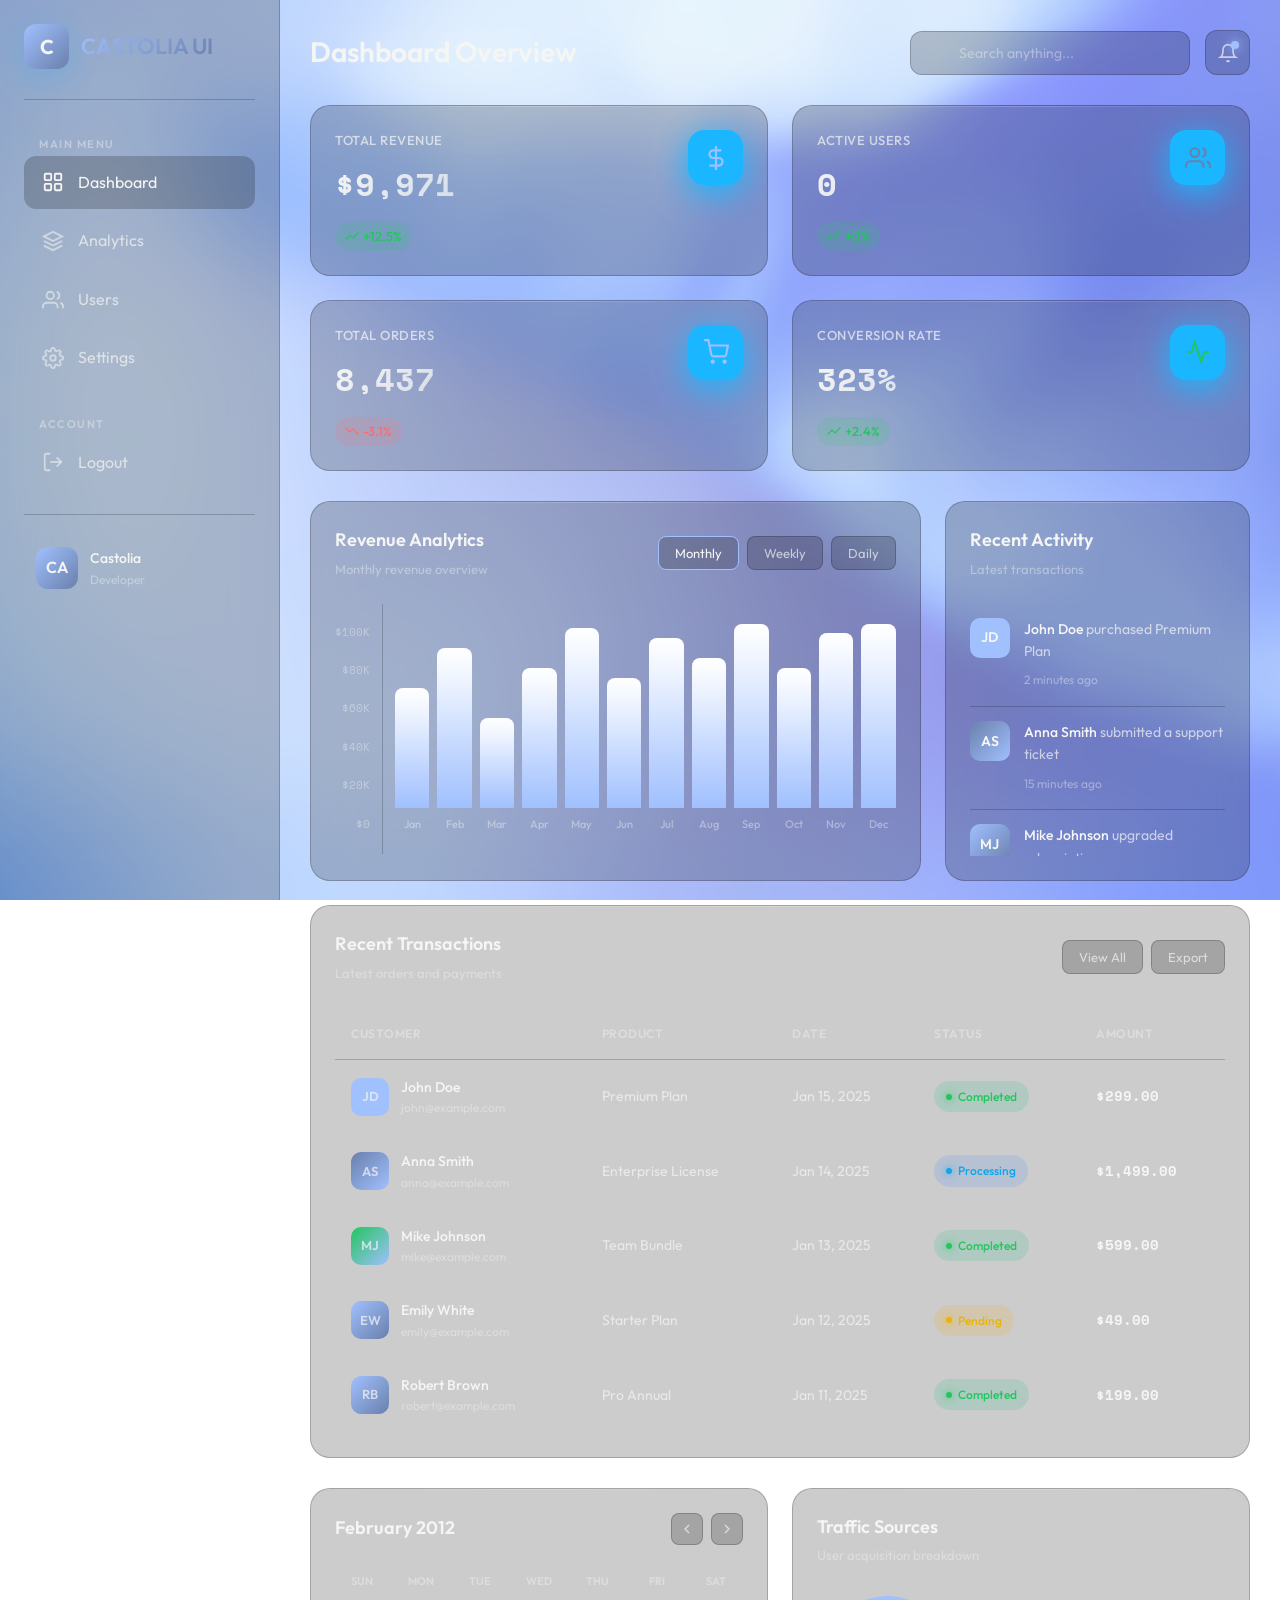
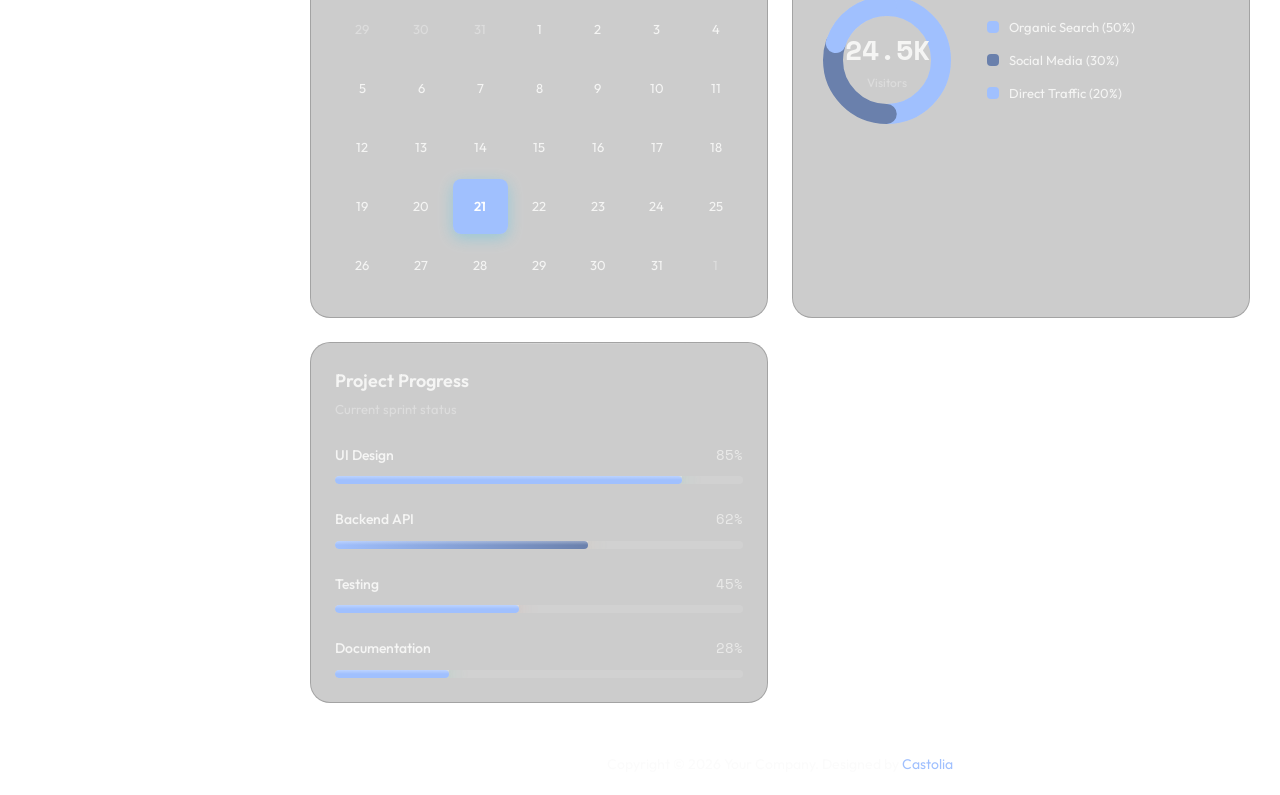
<file: index.html>
<!DOCTYPE html>
<html lang="eu">
<head>
    <meta charset="UTF-8">
    <meta name="viewport" content="width=device-width, initial-scale=1.0">
    <title>Castolia Dashboard UI</title>
    <meta name="description" content="3D Glassmorphism Dashboard Template by TemplateMo">
    <link rel="icon" href="logo.png" type="image/x-icon">
    <link rel="preconnect" href="https://fonts.googleapis.com">
    <link rel="preconnect" href="https://fonts.gstatic.com" crossorigin>
    <link href="https://fonts.googleapis.com/css2?family=Outfit:wght@300;400;500;600;700&family=Space+Mono:wght@400;700&display=swap" rel="stylesheet">
    <link rel="stylesheet" href="templatemo-glass-admin-style.css">
    <!--

TemplateMo 607 Glass Admin

https://templatemo.com/tm-607-glass-admin

-->
</head>
<body>
    <!-- Animated Background -->
    <div class="background"></div>
    <div class="orb orb-1"></div>
    <div class="orb orb-2"></div>
    <div class="orb orb-3"></div>

    <div class="dashboard">
        <!-- Sidebar -->
        <aside class="sidebar" id="sidebar">
            <div class="sidebar-header">
                <div class="logo">C</div>
                <span class="logo-text">CASTOLIA UI</span>
            </div>

            <ul class="nav-menu">
                <li class="nav-section">
                    <span class="nav-section-title">Main Menu</span>
                    <ul>
                        <li class="nav-item">
                            <a href="index.html" class="nav-link active">
                                <svg class="nav-icon" viewBox="0 0 24 24" fill="none" stroke="currentColor" stroke-width="2">
                                    <rect x="3" y="3" width="7" height="7" rx="1"/>
                                    <rect x="14" y="3" width="7" height="7" rx="1"/>
                                    <rect x="3" y="14" width="7" height="7" rx="1"/>
                                    <rect x="14" y="14" width="7" height="7" rx="1"/>
                                </svg>
                                Dashboard
                            </a>
                        </li>
                        <li class="nav-item">
                            <a href="analytics.html" class="nav-link">
                                <svg class="nav-icon" viewBox="0 0 24 24" fill="none" stroke="currentColor" stroke-width="2">
                                    <path d="M12 2L2 7l10 5 10-5-10-5z"/>
                                    <path d="M2 17l10 5 10-5"/>
                                    <path d="M2 12l10 5 10-5"/>
                                </svg>
                                Analytics
                            </a>
                        </li>
                        <li class="nav-item">
                            <a href="users.html" class="nav-link">
                                <svg class="nav-icon" viewBox="0 0 24 24" fill="none" stroke="currentColor" stroke-width="2">
                                    <path d="M17 21v-2a4 4 0 0 0-4-4H5a4 4 0 0 0-4 4v2"/>
                                    <circle cx="9" cy="7" r="4"/>
                                    <path d="M23 21v-2a4 4 0 0 0-3-3.87"/>
                                    <path d="M16 3.13a4 4 0 0 1 0 7.75"/>
                                </svg>
                                Users
                            </a>
                        </li>
                        <li class="nav-item">
                            <a href="settings.html" class="nav-link">
                                <svg class="nav-icon" viewBox="0 0 24 24" fill="none" stroke="currentColor" stroke-width="2">
                                    <circle cx="12" cy="12" r="3"/>
                                    <path d="M19.4 15a1.65 1.65 0 0 0 .33 1.82l.06.06a2 2 0 0 1 0 2.83 2 2 0 0 1-2.83 0l-.06-.06a1.65 1.65 0 0 0-1.82-.33 1.65 1.65 0 0 0-1 1.51V21a2 2 0 0 1-2 2 2 2 0 0 1-2-2v-.09A1.65 1.65 0 0 0 9 19.4a1.65 1.65 0 0 0-1.82.33l-.06.06a2 2 0 0 1-2.83 0 2 2 0 0 1 0-2.83l.06-.06a1.65 1.65 0 0 0 .33-1.82 1.65 1.65 0 0 0-1.51-1H3a2 2 0 0 1-2-2 2 2 0 0 1 2-2h.09A1.65 1.65 0 0 0 4.6 9a1.65 1.65 0 0 0-.33-1.82l-.06-.06a2 2 0 0 1 0-2.83 2 2 0 0 1 2.83 0l.06.06a1.65 1.65 0 0 0 1.82.33H9a1.65 1.65 0 0 0 1-1.51V3a2 2 0 0 1 2-2 2 2 0 0 1 2 2v.09a1.65 1.65 0 0 0 1 1.51 1.65 1.65 0 0 0 1.82-.33l.06-.06a2 2 0 0 1 2.83 0 2 2 0 0 1 0 2.83l-.06.06a1.65 1.65 0 0 0-.33 1.82V9a1.65 1.65 0 0 0 1.51 1H21a2 2 0 0 1 2 2 2 2 0 0 1-2 2h-.09a1.65 1.65 0 0 0-1.51 1z"/>
                                </svg>
                                Settings
                            </a>
                        </li>
                    </ul>
                </li>

                <li class="nav-section">
                    <span class="nav-section-title">Account</span>
                    <ul>
                        <li class="nav-item">
                            <a href="login.html" class="nav-link">
                                <svg class="nav-icon" viewBox="0 0 24 24" fill="none" stroke="currentColor" stroke-width="2">
                                    <path d="M9 21H5a2 2 0 0 1-2-2V5a2 2 0 0 1 2-2h4"/>
                                    <polyline points="16 17 21 12 16 7"/>
                                    <line x1="21" y1="12" x2="9" y2="12"/>
                                </svg>
                                Logout
                            </a>
                        </li>
                    </ul>
                </li>
            </ul>

            <div class="sidebar-footer">
                <div class="user-profile">
                    <div class="user-avatar">CA</div>
                    <div class="user-info">
                        <div class="user-name">Castolia</div>
                        <div class="user-role">Developer</div>
                    </div>
                    
                        <polyline points="6 9 12 15 18 9"/>
                    </svg>
                </div>
            </div>
        </aside>

        <!-- Main Content -->
        <main class="main-content">
            <!-- Top Navbar -->
            <nav class="navbar">
                <h1 class="page-title">Dashboard Overview</h1>
                <div class="navbar-right">
                    <div class="search-box">
                        <svg class="search-icon" viewBox="0 0 24 24" fill="none" stroke="currentColor" stroke-width="2">
                            <circle cx="11" cy="11" r="8"/>
                            <line x1="21" y1="21" x2="16.65" y2="16.65"/>
                        </svg>
                        <input type="text" class="search-input" placeholder="Search anything...">
                    </div>
                    <button class="nav-btn">
                        <svg viewBox="0 0 24 24" fill="none" stroke="currentColor" stroke-width="2">
                            <path d="M18 8A6 6 0 0 0 6 8c0 7-3 9-3 9h18s-3-2-3-9"/>
                            <path d="M13.73 21a2 2 0 0 1-3.46 0"/>
                        </svg>
                        <span class="notification-dot"></span>
                    </button>
                </div>
            </nav>

            <!-- Stats Cards -->
            <section class="stats-grid">
                <div class="glass-card glass-card-3d stat-card">
                    <div class="stat-card-inner">
                        <div class="stat-info">
                            <h3>Total Revenue</h3>
                            <div class="stat-value">$10,000</div>
                            <span class="stat-change positive">
                                <svg width="14" height="14" viewBox="0 0 24 24" fill="none" stroke="currentColor" stroke-width="2"><polyline points="23 6 13.5 15.5 8.5 10.5 1 18"/></svg>
                                +12.5%
                            </span>
                        </div>
                        <div class="stat-icon cyan">
                            <svg viewBox="0 0 24 24" fill="none" stroke="var(--emerald-light)" stroke-width="2">
                                <line x1="12" y1="1" x2="12" y2="23"/><path d="M17 5H9.5a3.5 3.5 0 0 0 0 7h5a3.5 3.5 0 0 1 0 7H6"/>
                            </svg>
                        </div>
                    </div>
                </div>

                <div class="glass-card glass-card-3d stat-card">
                    <div class="stat-card-inner">
                        <div class="stat-info">
                            <h3>Active Users</h3>
                            <div class="stat-value">0</div>
                            <span class="stat-change positive">
                                <svg width="14" height="14" viewBox="0 0 24 24" fill="none" stroke="currentColor" stroke-width="2"><polyline points="23 6 13.5 15.5 8.5 10.5 1 18"/></svg>
                                +0%
                            </span>
                        </div>
                        <div class="stat-icon magenta">
                            <svg viewBox="0 0 24 24" fill="none" stroke="var(--gold)" stroke-width="2">
                                <path d="M17 21v-2a4 4 0 0 0-4-4H5a4 4 0 0 0-4 4v2"/><circle cx="9" cy="7" r="4"/>
                                <path d="M23 21v-2a4 4 0 0 0-3-3.87"/><path d="M16 3.13a4 4 0 0 1 0 7.75"/>
                            </svg>
                        </div>
                    </div>
                </div>

                <div class="glass-card glass-card-3d stat-card">
                    <div class="stat-card-inner">
                        <div class="stat-info">
                            <h3>Total Orders</h3>
                            <div class="stat-value">8,461</div>
                            <span class="stat-change negative">
                                <svg width="14" height="14" viewBox="0 0 24 24" fill="none" stroke="currentColor" stroke-width="2"><polyline points="23 18 13.5 8.5 8.5 13.5 1 6"/></svg>
                                -3.1%
                            </span>
                        </div>
                        <div class="stat-icon purple">
                            <svg viewBox="0 0 24 24" fill="none" stroke="var(--coral)" stroke-width="2">
                                <circle cx="9" cy="21" r="1"/><circle cx="20" cy="21" r="1"/>
                                <path d="M1 1h4l2.68 13.39a2 2 0 0 0 2 1.61h9.72a2 2 0 0 0 2-1.61L23 6H6"/>
                            </svg>
                        </div>
                    </div>
                </div>

                <div class="glass-card glass-card-3d stat-card">
                    <div class="stat-card-inner">
                        <div class="stat-info">
                            <h3>Conversion Rate</h3>
                            <div class="stat-value">3.24%</div>
                            <span class="stat-change positive">
                                <svg width="14" height="14" viewBox="0 0 24 24" fill="none" stroke="currentColor" stroke-width="2"><polyline points="23 6 13.5 15.5 8.5 10.5 1 18"/></svg>
                                +2.4%
                            </span>
                        </div>
                        <div class="stat-icon success">
                            <svg viewBox="0 0 24 24" fill="none" stroke="var(--success)" stroke-width="2">
                                <polyline points="22 12 18 12 15 21 9 3 6 12 2 12"/>
                            </svg>
                        </div>
                    </div>
                </div>
            </section>

            <!-- Content Grid -->
            <section class="content-grid">
                <!-- Chart Card -->
                <div class="glass-card chart-card">
                    <div class="card-header">
                        <div>
                            <h2 class="card-title">Revenue Analytics</h2>
                            <p class="card-subtitle">Monthly revenue overview</p>
                        </div>
                        <div class="card-actions">
                            <button class="card-btn active">Monthly</button>
                            <button class="card-btn">Weekly</button>
                            <button class="card-btn">Daily</button>
                        </div>
                    </div>
                    <div class="chart-wrapper">
                        <div class="chart-container">
                            <div class="chart-y-axis">
                                <span class="y-value">$100K</span>
                                <span class="y-value">$80K</span>
                                <span class="y-value">$60K</span>
                                <span class="y-value">$40K</span>
                                <span class="y-value">$20K</span>
                                <span class="y-value">$0</span>
                            </div>
                            <div class="chart-placeholder">
                                <div class="chart-bar-group"><div class="chart-bar bar-emerald" style="height: 120px;"></div><span class="chart-label">Jan</span></div>
                                <div class="chart-bar-group"><div class="chart-bar bar-gold" style="height: 160px;"></div><span class="chart-label">Feb</span></div>
                                <div class="chart-bar-group"><div class="chart-bar bar-coral" style="height: 90px;"></div><span class="chart-label">Mar</span></div>
                                <div class="chart-bar-group"><div class="chart-bar bar-teal" style="height: 140px;"></div><span class="chart-label">Apr</span></div>
                                <div class="chart-bar-group"><div class="chart-bar bar-amber" style="height: 180px;"></div><span class="chart-label">May</span></div>
                                <div class="chart-bar-group"><div class="chart-bar bar-emerald" style="height: 130px;"></div><span class="chart-label">Jun</span></div>
                                <div class="chart-bar-group"><div class="chart-bar bar-gold" style="height: 170px;"></div><span class="chart-label">Jul</span></div>
                                <div class="chart-bar-group"><div class="chart-bar bar-coral" style="height: 150px;"></div><span class="chart-label">Aug</span></div>
                                <div class="chart-bar-group"><div class="chart-bar bar-teal" style="height: 190px;"></div><span class="chart-label">Sep</span></div>
                                <div class="chart-bar-group"><div class="chart-bar bar-amber" style="height: 140px;"></div><span class="chart-label">Oct</span></div>
                                <div class="chart-bar-group"><div class="chart-bar bar-emerald" style="height: 175px;"></div><span class="chart-label">Nov</span></div>
                                <div class="chart-bar-group"><div class="chart-bar bar-gold" style="height: 200px;"></div><span class="chart-label">Dec</span></div>
                            </div>
                        </div>
                    </div>
                </div>

                <!-- Activity Feed -->
                <div class="glass-card activity-card">
                    <div class="card-header">
                        <div>
                            <h2 class="card-title">Recent Activity</h2>
                            <p class="card-subtitle">Latest transactions</p>
                        </div>
                    </div>
                    <div class="activity-list">
                        <div class="activity-item">
                            <div class="activity-avatar" style="background: linear-gradient(135deg, var(--emerald-light), var(--emerald));">JD</div>
                            <div class="activity-content">
                                <p class="activity-text"><strong>John Doe</strong> purchased Premium Plan</p>
                                <span class="activity-time">2 minutes ago</span>
                            </div>
                        </div>
                        <div class="activity-item">
                            <div class="activity-avatar" style="background: linear-gradient(135deg, var(--gold), var(--amber));">AS</div>
                            <div class="activity-content">
                                <p class="activity-text"><strong>Anna Smith</strong> submitted a support ticket</p>
                                <span class="activity-time">15 minutes ago</span>
                            </div>
                        </div>
                        <div class="activity-item">
                            <div class="activity-avatar" style="background: linear-gradient(135deg, var(--coral), var(--gold));">MJ</div>
                            <div class="activity-content">
                                <p class="activity-text"><strong>Mike Johnson</strong> upgraded subscription</p>
                                <span class="activity-time">1 hour ago</span>
                            </div>
                        </div>
                        <div class="activity-item">
                            <div class="activity-avatar" style="background: linear-gradient(135deg, var(--success), var(--emerald));">EW</div>
                            <div class="activity-content">
                                <p class="activity-text"><strong>Emily White</strong> completed onboarding</p>
                                <span class="activity-time">2 hours ago</span>
                            </div>
                        </div>
                        <div class="activity-item">
                            <div class="activity-avatar" style="background: linear-gradient(135deg, var(--warning), var(--gold));">RB</div>
                            <div class="activity-content">
                                <p class="activity-text"><strong>Robert Brown</strong> requested refund</p>
                                <span class="activity-time">3 hours ago</span>
                            </div>
                        </div>
                    </div>
                </div>

                <!-- Data Table -->
                <div class="glass-card table-card">
                    <div class="card-header">
                        <div>
                            <h2 class="card-title">Recent Transactions</h2>
                            <p class="card-subtitle">Latest orders and payments</p>
                        </div>
                        <div class="card-actions">
                            <button class="card-btn">View All</button>
                            <button class="card-btn">Export</button>
                        </div>
                    </div>
                    <div class="table-wrapper">
                        <table class="data-table">
                            <thead>
                                <tr>
                                    <th>Customer</th>
                                    <th>Product</th>
                                    <th>Date</th>
                                    <th>Status</th>
                                    <th>Amount</th>
                                </tr>
                            </thead>
                            <tbody>
                                <tr>
                                    <td><div class="table-user"><div class="table-avatar" style="background: linear-gradient(135deg, var(--emerald-light), var(--emerald));">JD</div><div class="table-user-info"><span class="table-user-name">John Doe</span><span class="table-user-email">john@example.com</span></div></div></td>
                                    <td>Premium Plan</td>
                                    <td>Jan 15, 2025</td>
                                    <td><span class="status-badge completed">Completed</span></td>
                                    <td><span class="table-amount">$299.00</span></td>
                                </tr>
                                <tr>
                                    <td><div class="table-user"><div class="table-avatar" style="background: linear-gradient(135deg, var(--gold), var(--amber));">AS</div><div class="table-user-info"><span class="table-user-name">Anna Smith</span><span class="table-user-email">anna@example.com</span></div></div></td>
                                    <td>Enterprise License</td>
                                    <td>Jan 14, 2025</td>
                                    <td><span class="status-badge processing">Processing</span></td>
                                    <td><span class="table-amount">$1,499.00</span></td>
                                </tr>
                                <tr>
                                    <td><div class="table-user"><div class="table-avatar" style="background: linear-gradient(135deg, var(--success), var(--emerald));">MJ</div><div class="table-user-info"><span class="table-user-name">Mike Johnson</span><span class="table-user-email">mike@example.com</span></div></div></td>
                                    <td>Team Bundle</td>
                                    <td>Jan 13, 2025</td>
                                    <td><span class="status-badge completed">Completed</span></td>
                                    <td><span class="table-amount">$599.00</span></td>
                                </tr>
                                <tr>
                                    <td><div class="table-user"><div class="table-avatar" style="background: linear-gradient(135deg, var(--coral), var(--gold));">EW</div><div class="table-user-info"><span class="table-user-name">Emily White</span><span class="table-user-email">emily@example.com</span></div></div></td>
                                    <td>Starter Plan</td>
                                    <td>Jan 12, 2025</td>
                                    <td><span class="status-badge pending">Pending</span></td>
                                    <td><span class="table-amount">$49.00</span></td>
                                </tr>
                                <tr>
                                    <td><div class="table-user"><div class="table-avatar" style="background: linear-gradient(135deg, var(--emerald), var(--gold));">RB</div><div class="table-user-info"><span class="table-user-name">Robert Brown</span><span class="table-user-email">robert@example.com</span></div></div></td>
                                    <td>Pro Annual</td>
                                    <td>Jan 11, 2025</td>
                                    <td><span class="status-badge completed">Completed</span></td>
                                    <td><span class="table-amount">$199.00</span></td>
                                </tr>
                            </tbody>
                        </table>
                    </div>
                </div>
            </section>

            <!-- Bottom Grid -->
            <section class="bottom-grid">
                <!-- Calendar Widget -->
                <div class="glass-card">
                    <div class="calendar-header">
                        <h2 class="card-title">February 2012</h2>
                        <div class="calendar-nav">
                            <button class="calendar-nav-btn"><svg viewBox="0 0 24 24" fill="none" stroke="currentColor" stroke-width="2"><polyline points="15 18 9 12 15 6"/></svg></button>
                            <button class="calendar-nav-btn"><svg viewBox="0 0 24 24" fill="none" stroke="currentColor" stroke-width="2"><polyline points="9 18 15 12 9 6"/></svg></button>
                        </div>
                    </div>
                    <div class="calendar-grid">
                        <span class="calendar-day-name">Sun</span><span class="calendar-day-name">Mon</span><span class="calendar-day-name">Tue</span><span class="calendar-day-name">Wed</span><span class="calendar-day-name">Thu</span><span class="calendar-day-name">Fri</span><span class="calendar-day-name">Sat</span>
                        <span class="calendar-day other-month">29</span><span class="calendar-day other-month">30</span><span class="calendar-day other-month">31</span><span class="calendar-day">1</span><span class="calendar-day">2</span><span class="calendar-day">3</span><span class="calendar-day">4</span>
                        <span class="calendar-day">5</span><span class="calendar-day">6</span><span class="calendar-day">7</span><span class="calendar-day">8</span><span class="calendar-day">9</span><span class="calendar-day">10</span><span class="calendar-day">11</span>
                        <span class="calendar-day">12</span><span class="calendar-day">13</span><span class="calendar-day">14</span><span class="calendar-day">15</span><span class="calendar-day">16</span><span class="calendar-day">17</span><span class="calendar-day">18</span>
                        <span class="calendar-day">19</span><span class="calendar-day">20</span><span class="calendar-day today">21</span><span class="calendar-day">22</span><span class="calendar-day">23</span><span class="calendar-day">24</span><span class="calendar-day">25</span>
                        <span class="calendar-day">26</span><span class="calendar-day">27</span><span class="calendar-day">28</span><span class="calendar-day">29</span><span class="calendar-day">30</span><span class="calendar-day">31</span><span class="calendar-day other-month">1</span>
                    </div>
                </div>

                <!-- Donut Chart -->
                <div class="glass-card">
                    <div class="card-header">
                        <div>
                            <h2 class="card-title">Traffic Sources</h2>
                            <p class="card-subtitle">User acquisition breakdown</p>
                        </div>
                    </div>
                    <div class="donut-container">
                        <div class="donut-chart">
                            <svg width="140" height="140" viewBox="0 0 140 140">
                                <circle class="donut-bg" cx="70" cy="70" r="54"/>
                                <circle class="donut-segment" cx="70" cy="70" r="54" stroke="var(--emerald-light)" stroke-dasharray="169.6 339.3" stroke-dashoffset="0"/>
                                <circle class="donut-segment" cx="70" cy="70" r="54" stroke="var(--gold)" stroke-dasharray="101.8 339.3" stroke-dashoffset="-169.6"/>
                                <circle class="donut-segment" cx="70" cy="70" r="54" stroke="var(--coral)" stroke-dasharray="67.9 339.3" stroke-dashoffset="-271.4"/>
                            </svg>
                            <div class="donut-center">
                                <div class="donut-value">24.5K</div>
                                <div class="donut-label">Visitors</div>
                            </div>
                        </div>
                        <div class="donut-legend">
                            <div class="legend-item"><span class="legend-color cyan"></span><span>Organic Search (50%)</span></div>
                            <div class="legend-item"><span class="legend-color magenta"></span><span>Social Media (30%)</span></div>
                            <div class="legend-item"><span class="legend-color purple"></span><span>Direct Traffic (20%)</span></div>
                        </div>
                    </div>
                </div>

                <!-- Progress Card -->
                <div class="glass-card progress-card">
                    <div class="card-header">
                        <div>
                            <h2 class="card-title">Project Progress</h2>
                            <p class="card-subtitle">Current sprint status</p>
                        </div>
                    </div>
                    <div class="progress-item">
                        <div class="progress-header"><span class="progress-label">UI Design</span><span class="progress-value">85%</span></div>
                        <div class="progress-bar"><div class="progress-fill cyan" style="width: 85%;"></div></div>
                    </div>
                    <div class="progress-item">
                        <div class="progress-header"><span class="progress-label">Backend API</span><span class="progress-value">62%</span></div>
                        <div class="progress-bar"><div class="progress-fill magenta" style="width: 62%;"></div></div>
                    </div>
                    <div class="progress-item">
                        <div class="progress-header"><span class="progress-label">Testing</span><span class="progress-value">45%</span></div>
                        <div class="progress-bar"><div class="progress-fill purple" style="width: 45%;"></div></div>
                    </div>
                    <div class="progress-item">
                        <div class="progress-header"><span class="progress-label">Documentation</span><span class="progress-value">28%</span></div>
                        <div class="progress-bar"><div class="progress-fill cyan" style="width: 28%;"></div></div>
                    </div>
                </div>
            </section>
        </main>
    </div>

    <!-- Mobile Menu Toggle -->
    <button class="mobile-menu-toggle">
        <svg viewBox="0 0 24 24" fill="none" stroke="currentColor" stroke-width="2">
            <line x1="3" y1="12" x2="21" y2="12"/><line x1="3" y1="6" x2="21" y2="6"/><line x1="3" y1="18" x2="21" y2="18"/>
        </svg>
    </button>

    <!-- Footer -->
    <footer class="site-footer">
        <p>Copyright © 2026 Your Company. Designed by <a href="https://t.me/castolia" target="_blank" rel="nofollow">Castolia</a></p>
    </footer>

    <script src="templatemo-glass-admin-script.js"></script>
    <!-- TemplateMo 607 Glass Admin -->
</body>
</html>
</file>
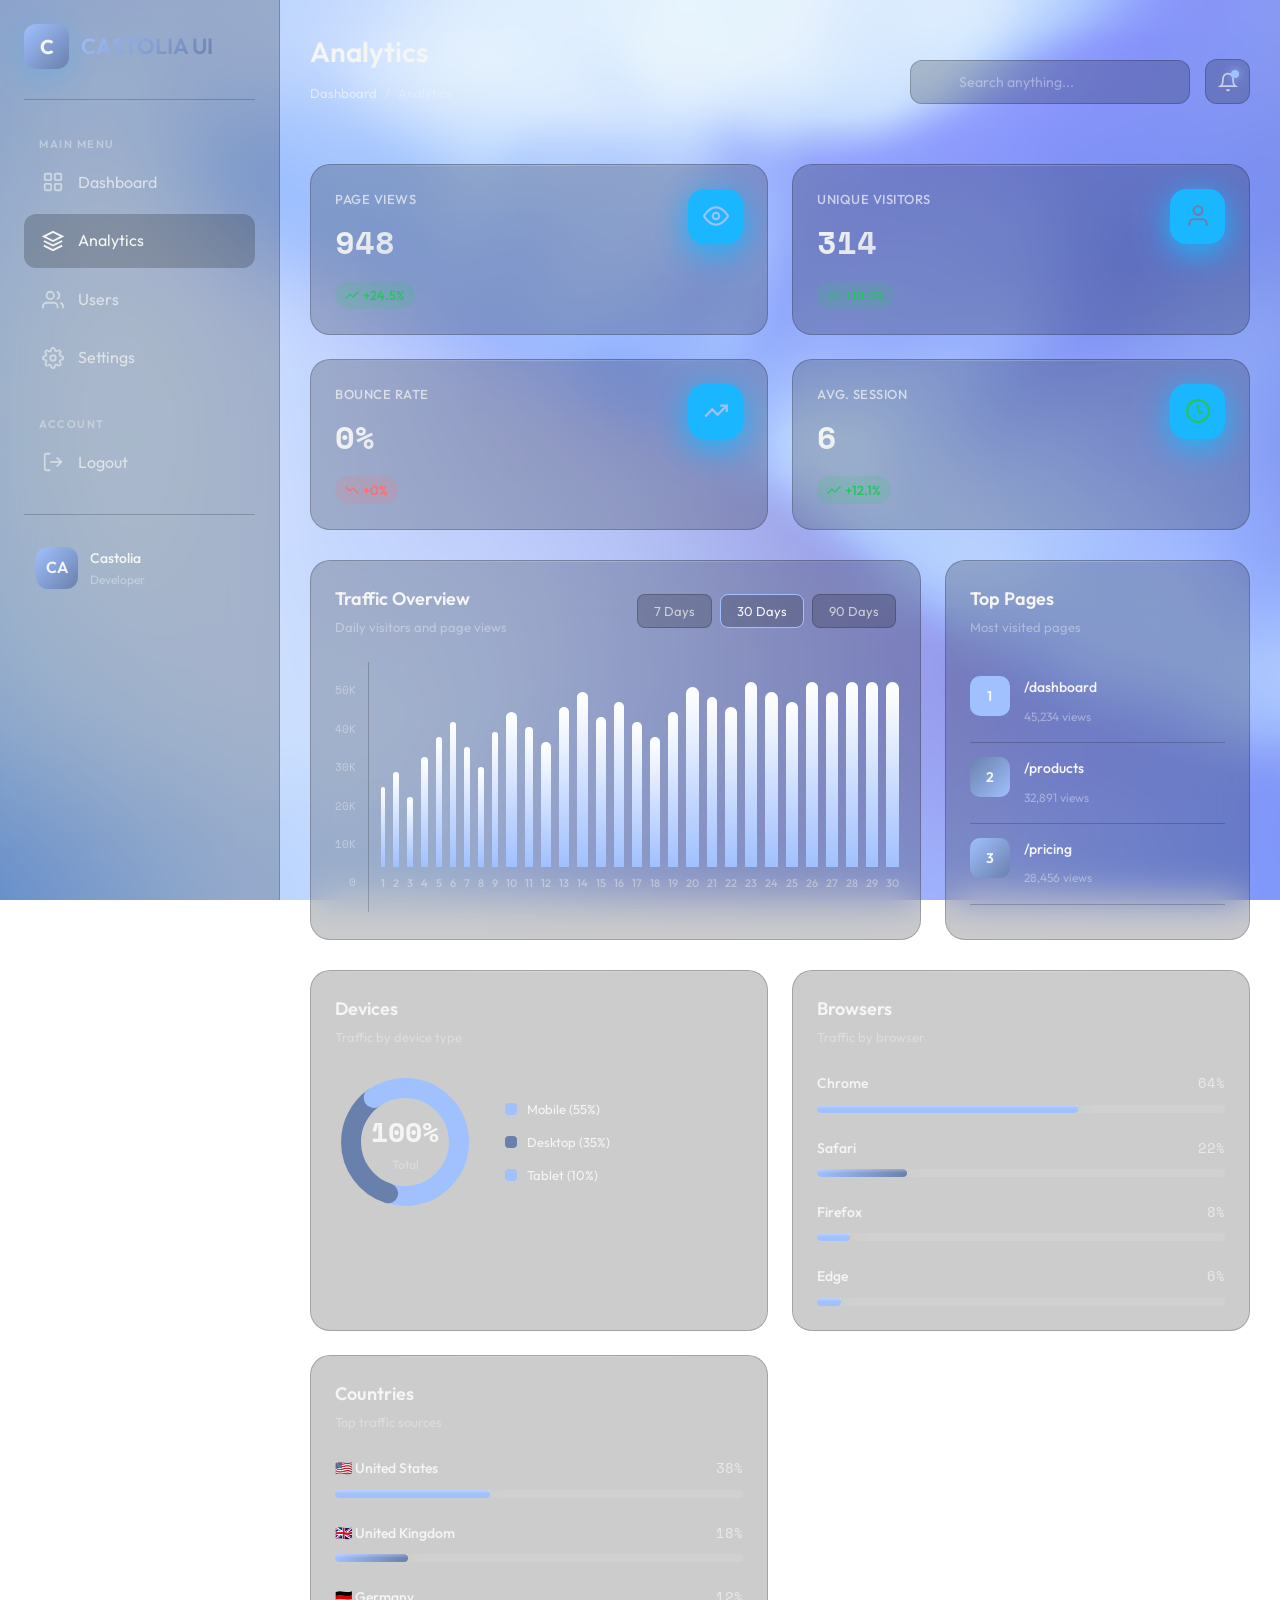
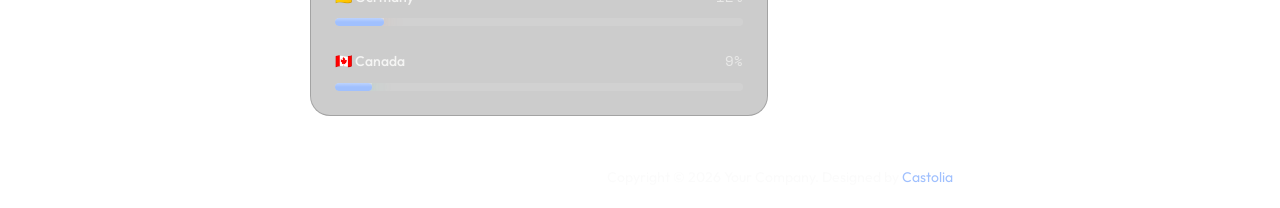
<file: analytics.html>
<!DOCTYPE html>
<html lang="en">
<head>
    <meta charset="UTF-8">
    <meta name="viewport" content="width=device-width, initial-scale=1.0">
    <title>Analytics</title>
    <meta name="description" content="3D Glassmorphism Dashboard Template by TemplateMo">
    <link rel="preconnect" href="https://fonts.googleapis.com">
    <link rel="preconnect" href="https://fonts.gstatic.com" crossorigin>
    <link href="https://fonts.googleapis.com/css2?family=Outfit:wght@300;400;500;600;700&family=Space+Mono:wght@400;700&display=swap" rel="stylesheet">
    <link rel="stylesheet" href="templatemo-glass-admin-style.css">
    <!--

TemplateMo 607 Glass Admin

https://templatemo.com/tm-607-glass-admin

-->
</head>
<body>
    <!-- Animated Background -->
    <div class="background"></div>
    <div class="orb orb-1"></div>
    <div class="orb orb-2"></div>
    <div class="orb orb-3"></div>

    <div class="dashboard">
        <!-- Sidebar -->
        <aside class="sidebar" id="sidebar">
            <div class="sidebar-header">
                <div class="logo">C</div>
                <span class="logo-text">CASTOLIA UI</span>
            </div>

            <ul class="nav-menu">
                <li class="nav-section">
                    <span class="nav-section-title">Main Menu</span>
                    <ul>
                        <li class="nav-item">
                            <a href="index.html" class="nav-link">
                                <svg class="nav-icon" viewBox="0 0 24 24" fill="none" stroke="currentColor" stroke-width="2">
                                    <rect x="3" y="3" width="7" height="7" rx="1"/><rect x="14" y="3" width="7" height="7" rx="1"/>
                                    <rect x="3" y="14" width="7" height="7" rx="1"/><rect x="14" y="14" width="7" height="7" rx="1"/>
                                </svg>
                                Dashboard
                            </a>
                        </li>
                        <li class="nav-item">
                            <a href="analytics.html" class="nav-link active">
                                <svg class="nav-icon" viewBox="0 0 24 24" fill="none" stroke="currentColor" stroke-width="2">
                                    <path d="M12 2L2 7l10 5 10-5-10-5z"/><path d="M2 17l10 5 10-5"/><path d="M2 12l10 5 10-5"/>
                                </svg>
                                Analytics
                            </a>
                        </li>
                        <li class="nav-item">
                            <a href="users.html" class="nav-link">
                                <svg class="nav-icon" viewBox="0 0 24 24" fill="none" stroke="currentColor" stroke-width="2">
                                    <path d="M17 21v-2a4 4 0 0 0-4-4H5a4 4 0 0 0-4 4v2"/><circle cx="9" cy="7" r="4"/>
                                    <path d="M23 21v-2a4 4 0 0 0-3-3.87"/><path d="M16 3.13a4 4 0 0 1 0 7.75"/>
                                </svg>
                                Users
                            </a>
                        </li>
                        <li class="nav-item">
                            <a href="settings.html" class="nav-link">
                                <svg class="nav-icon" viewBox="0 0 24 24" fill="none" stroke="currentColor" stroke-width="2">
                                    <circle cx="12" cy="12" r="3"/>
                                    <path d="M19.4 15a1.65 1.65 0 0 0 .33 1.82l.06.06a2 2 0 0 1 0 2.83 2 2 0 0 1-2.83 0l-.06-.06a1.65 1.65 0 0 0-1.82-.33 1.65 1.65 0 0 0-1 1.51V21a2 2 0 0 1-2 2 2 2 0 0 1-2-2v-.09A1.65 1.65 0 0 0 9 19.4a1.65 1.65 0 0 0-1.82.33l-.06.06a2 2 0 0 1-2.83 0 2 2 0 0 1 0-2.83l.06-.06a1.65 1.65 0 0 0 .33-1.82 1.65 1.65 0 0 0-1.51-1H3a2 2 0 0 1-2-2 2 2 0 0 1 2-2h.09A1.65 1.65 0 0 0 4.6 9a1.65 1.65 0 0 0-.33-1.82l-.06-.06a2 2 0 0 1 0-2.83 2 2 0 0 1 2.83 0l.06.06a1.65 1.65 0 0 0 1.82.33H9a1.65 1.65 0 0 0 1-1.51V3a2 2 0 0 1 2-2 2 2 0 0 1 2 2v.09a1.65 1.65 0 0 0 1 1.51 1.65 1.65 0 0 0 1.82-.33l.06-.06a2 2 0 0 1 2.83 0 2 2 0 0 1 0 2.83l-.06.06a1.65 1.65 0 0 0-.33 1.82V9a1.65 1.65 0 0 0 1.51 1H21a2 2 0 0 1 2 2 2 2 0 0 1-2 2h-.09a1.65 1.65 0 0 0-1.51 1z"/>
                                </svg>
                                Settings
                            </a>
                        </li>
                    </ul>
                </li>

                <li class="nav-section">
                    <span class="nav-section-title">Account</span>
                    <ul>
                        <li class="nav-item">
                            <a href="login.html" class="nav-link">
                                <svg class="nav-icon" viewBox="0 0 24 24" fill="none" stroke="currentColor" stroke-width="2">
                                    <path d="M9 21H5a2 2 0 0 1-2-2V5a2 2 0 0 1 2-2h4"/>
                                    <polyline points="16 17 21 12 16 7"/><line x1="21" y1="12" x2="9" y2="12"/>
                                </svg>
                                Logout
                            </a>
                        </li>
                    </ul>
                </li>
            </ul>

            <div class="sidebar-footer">
                <div class="user-profile">
                    <div class="user-avatar">CA</div>
                    <div class="user-info">
                        <div class="user-name">Castolia</div>
                        <div class="user-role">Developer</div>
                    </div>
                        <polyline points="6 9 12 15 18 9"/>
                    </svg>
                </div>
            </div>
        </aside>

        <!-- Main Content -->
        <main class="main-content">
            <!-- Top Navbar -->
            <nav class="navbar">
                <div class="page-header">
                    <h1 class="page-title">Analytics</h1>
                    <div class="page-breadcrumb">
                        <a href="index.html">Dashboard</a>
                        <span>/</span>
                        <span>Analytics</span>
                    </div>
                </div>
                <div class="navbar-right">
                    <div class="search-box">
                        <svg class="search-icon" viewBox="0 0 24 24" fill="none" stroke="currentColor" stroke-width="2">
                            <circle cx="11" cy="11" r="8"/><line x1="21" y1="21" x2="16.65" y2="16.65"/>
                        </svg>
                        <input type="text" class="search-input" placeholder="Search anything...">
                    </div>
                    <button class="nav-btn">
                        <svg viewBox="0 0 24 24" fill="none" stroke="currentColor" stroke-width="2">
                            <path d="M18 8A6 6 0 0 0 6 8c0 7-3 9-3 9h18s-3-2-3-9"/><path d="M13.73 21a2 2 0 0 1-3.46 0"/>
                        </svg>
                        <span class="notification-dot"></span>
                    </button>
                </div>
            </nav>

            <!-- Stats Cards -->
            <section class="stats-grid">
                <div class="glass-card glass-card-3d stat-card">
                    <div class="stat-card-inner">
                        <div class="stat-info">
                            <h3>Page Views</h3>
                            <div class="stat-value">957</div>
                            <span class="stat-change positive">
                                <svg width="14" height="14" viewBox="0 0 24 24" fill="none" stroke="currentColor" stroke-width="2"><polyline points="23 6 13.5 15.5 8.5 10.5 1 18"/></svg>
                                +24.5%
                            </span>
                        </div>
                        <div class="stat-icon cyan">
                            <svg viewBox="0 0 24 24" fill="none" stroke="var(--emerald-light)" stroke-width="2">
                                <path d="M1 12s4-8 11-8 11 8 11 8-4 8-11 8-11-8-11-8z"/><circle cx="12" cy="12" r="3"/>
                            </svg>
                        </div>
                    </div>
                </div>

                <div class="glass-card glass-card-3d stat-card">
                    <div class="stat-card-inner">
                        <div class="stat-info">
                            <h3>Unique Visitors</h3>
                            <div class="stat-value">317</div>
                            <span class="stat-change positive">
                                <svg width="14" height="14" viewBox="0 0 24 24" fill="none" stroke="currentColor" stroke-width="2"><polyline points="23 6 13.5 15.5 8.5 10.5 1 18"/></svg>
                                +18.3%
                            </span>
                        </div>
                        <div class="stat-icon magenta">
                            <svg viewBox="0 0 24 24" fill="none" stroke="var(--gold)" stroke-width="2">
                                <path d="M20 21v-2a4 4 0 0 0-4-4H8a4 4 0 0 0-4 4v2"/><circle cx="12" cy="7" r="4"/>
                            </svg>
                        </div>
                    </div>
                </div>

                <div class="glass-card glass-card-3d stat-card">
                    <div class="stat-card-inner">
                        <div class="stat-info">
                            <h3>Bounce Rate</h3>
                            <div class="stat-value">0%</div>
                            <span class="stat-change negative">
                                <svg width="14" height="14" viewBox="0 0 24 24" fill="none" stroke="currentColor" stroke-width="2"><polyline points="23 18 13.5 8.5 8.5 13.5 1 6"/></svg>
                                +0%
                            </span>
                        </div>
                        <div class="stat-icon purple">
                            <svg viewBox="0 0 24 24" fill="none" stroke="var(--coral)" stroke-width="2">
                                <polyline points="22 7 13.5 15.5 8.5 10.5 2 17"/><polyline points="16 7 22 7 22 13"/>
                            </svg>
                        </div>
                    </div>
                </div>

                <div class="glass-card glass-card-3d stat-card">
                    <div class="stat-card-inner">
                        <div class="stat-info">
                            <h3>Avg. Session</h3>
                            <div class="stat-value">7</div>
                            <span class="stat-change positive">
                                <svg width="14" height="14" viewBox="0 0 24 24" fill="none" stroke="currentColor" stroke-width="2"><polyline points="23 6 13.5 15.5 8.5 10.5 1 18"/></svg>
                                +12.1%
                            </span>
                        </div>
                        <div class="stat-icon success">
                            <svg viewBox="0 0 24 24" fill="none" stroke="var(--success)" stroke-width="2">
                                <circle cx="12" cy="12" r="10"/><polyline points="12 6 12 12 16 14"/>
                            </svg>
                        </div>
                    </div>
                </div>
            </section>

            <!-- Content Grid -->
            <section class="content-grid">
                <!-- Main Chart -->
                <div class="glass-card chart-card">
                    <div class="card-header">
                        <div>
                            <h2 class="card-title">Traffic Overview</h2>
                            <p class="card-subtitle">Daily visitors and page views</p>
                        </div>
                        <div class="card-actions">
                            <button class="card-btn">7 Days</button>
                            <button class="card-btn active">30 Days</button>
                            <button class="card-btn">90 Days</button>
                        </div>
                    </div>
                    <div class="chart-wrapper">
                        <div class="chart-container">
                            <div class="chart-y-axis">
                                <span class="y-value">50K</span>
                                <span class="y-value">40K</span>
                                <span class="y-value">30K</span>
                                <span class="y-value">20K</span>
                                <span class="y-value">10K</span>
                                <span class="y-value">0</span>
                            </div>
                            <div class="chart-placeholder">
                                <div class="chart-bar-group"><div class="chart-bar bar-emerald" style="height: 80px;"></div><span class="chart-label">1</span></div>
                                <div class="chart-bar-group"><div class="chart-bar bar-emerald" style="height: 95px;"></div><span class="chart-label">2</span></div>
                                <div class="chart-bar-group"><div class="chart-bar bar-emerald" style="height: 70px;"></div><span class="chart-label">3</span></div>
                                <div class="chart-bar-group"><div class="chart-bar bar-emerald" style="height: 110px;"></div><span class="chart-label">4</span></div>
                                <div class="chart-bar-group"><div class="chart-bar bar-emerald" style="height: 130px;"></div><span class="chart-label">5</span></div>
                                <div class="chart-bar-group"><div class="chart-bar bar-gold" style="height: 145px;"></div><span class="chart-label">6</span></div>
                                <div class="chart-bar-group"><div class="chart-bar bar-gold" style="height: 120px;"></div><span class="chart-label">7</span></div>
                                <div class="chart-bar-group"><div class="chart-bar bar-gold" style="height: 100px;"></div><span class="chart-label">8</span></div>
                                <div class="chart-bar-group"><div class="chart-bar bar-gold" style="height: 135px;"></div><span class="chart-label">9</span></div>
                                <div class="chart-bar-group"><div class="chart-bar bar-gold" style="height: 155px;"></div><span class="chart-label">10</span></div>
                                <div class="chart-bar-group"><div class="chart-bar bar-coral" style="height: 140px;"></div><span class="chart-label">11</span></div>
                                <div class="chart-bar-group"><div class="chart-bar bar-coral" style="height: 125px;"></div><span class="chart-label">12</span></div>
                                <div class="chart-bar-group"><div class="chart-bar bar-coral" style="height: 160px;"></div><span class="chart-label">13</span></div>
                                <div class="chart-bar-group"><div class="chart-bar bar-coral" style="height: 175px;"></div><span class="chart-label">14</span></div>
                                <div class="chart-bar-group"><div class="chart-bar bar-coral" style="height: 150px;"></div><span class="chart-label">15</span></div>
                                <div class="chart-bar-group"><div class="chart-bar bar-teal" style="height: 165px;"></div><span class="chart-label">16</span></div>
                                <div class="chart-bar-group"><div class="chart-bar bar-teal" style="height: 145px;"></div><span class="chart-label">17</span></div>
                                <div class="chart-bar-group"><div class="chart-bar bar-teal" style="height: 130px;"></div><span class="chart-label">18</span></div>
                                <div class="chart-bar-group"><div class="chart-bar bar-teal" style="height: 155px;"></div><span class="chart-label">19</span></div>
                                <div class="chart-bar-group"><div class="chart-bar bar-teal" style="height: 180px;"></div><span class="chart-label">20</span></div>
                                <div class="chart-bar-group"><div class="chart-bar bar-amber" style="height: 170px;"></div><span class="chart-label">21</span></div>
                                <div class="chart-bar-group"><div class="chart-bar bar-amber" style="height: 160px;"></div><span class="chart-label">22</span></div>
                                <div class="chart-bar-group"><div class="chart-bar bar-amber" style="height: 185px;"></div><span class="chart-label">23</span></div>
                                <div class="chart-bar-group"><div class="chart-bar bar-amber" style="height: 175px;"></div><span class="chart-label">24</span></div>
                                <div class="chart-bar-group"><div class="chart-bar bar-amber" style="height: 165px;"></div><span class="chart-label">25</span></div>
                                <div class="chart-bar-group"><div class="chart-bar bar-emerald" style="height: 190px;"></div><span class="chart-label">26</span></div>
                                <div class="chart-bar-group"><div class="chart-bar bar-emerald" style="height: 175px;"></div><span class="chart-label">27</span></div>
                                <div class="chart-bar-group"><div class="chart-bar bar-emerald" style="height: 195px;"></div><span class="chart-label">28</span></div>
                                <div class="chart-bar-group"><div class="chart-bar bar-emerald" style="height: 185px;"></div><span class="chart-label">29</span></div>
                                <div class="chart-bar-group"><div class="chart-bar bar-emerald" style="height: 200px;"></div><span class="chart-label">30</span></div>
                            </div>
                        </div>
                    </div>
                </div>

                <!-- Top Pages -->
                <div class="glass-card activity-card">
                    <div class="card-header">
                        <div>
                            <h2 class="card-title">Top Pages</h2>
                            <p class="card-subtitle">Most visited pages</p>
                        </div>
                    </div>
                    <div class="activity-list">
                        <div class="activity-item">
                            <div class="activity-avatar" style="background: linear-gradient(135deg, var(--emerald-light), var(--emerald));">1</div>
                            <div class="activity-content">
                                <p class="activity-text"><strong>/dashboard</strong></p>
                                <span class="activity-time">45,234 views</span>
                            </div>
                        </div>
                        <div class="activity-item">
                            <div class="activity-avatar" style="background: linear-gradient(135deg, var(--gold), var(--amber));">2</div>
                            <div class="activity-content">
                                <p class="activity-text"><strong>/products</strong></p>
                                <span class="activity-time">32,891 views</span>
                            </div>
                        </div>
                        <div class="activity-item">
                            <div class="activity-avatar" style="background: linear-gradient(135deg, var(--coral), var(--gold));">3</div>
                            <div class="activity-content">
                                <p class="activity-text"><strong>/pricing</strong></p>
                                <span class="activity-time">28,456 views</span>
                            </div>
                        </div>
                        <div class="activity-item">
                            <div class="activity-avatar" style="background: linear-gradient(135deg, var(--success), var(--emerald));">4</div>
                            <div class="activity-content">
                                <p class="activity-text"><strong>/about</strong></p>
                                <span class="activity-time">19,234 views</span>
                            </div>
                        </div>
                        <div class="activity-item">
                            <div class="activity-avatar" style="background: linear-gradient(135deg, var(--warning), var(--gold));">5</div>
                            <div class="activity-content">
                                <p class="activity-text"><strong>/contact</strong></p>
                                <span class="activity-time">12,567 views</span>
                            </div>
                        </div>
                    </div>
                </div>
            </section>

            <!-- Bottom Grid -->
            <section class="bottom-grid">
                <!-- Device Breakdown -->
                <div class="glass-card">
                    <div class="card-header">
                        <div>
                            <h2 class="card-title">Devices</h2>
                            <p class="card-subtitle">Traffic by device type</p>
                        </div>
                    </div>
                    <div class="donut-container">
                        <div class="donut-chart">
                            <svg width="140" height="140" viewBox="0 0 140 140">
                                <circle class="donut-bg" cx="70" cy="70" r="54"/>
                                <circle class="donut-segment" cx="70" cy="70" r="54" stroke="var(--emerald-light)" stroke-dasharray="186.6 339.3" stroke-dashoffset="0"/>
                                <circle class="donut-segment" cx="70" cy="70" r="54" stroke="var(--gold)" stroke-dasharray="118.8 339.3" stroke-dashoffset="-186.6"/>
                                <circle class="donut-segment" cx="70" cy="70" r="54" stroke="var(--coral)" stroke-dasharray="33.9 339.3" stroke-dashoffset="-305.4"/>
                            </svg>
                            <div class="donut-center">
                                <div class="donut-value">100%</div>
                                <div class="donut-label">Total</div>
                            </div>
                        </div>
                        <div class="donut-legend">
                            <div class="legend-item"><span class="legend-color cyan"></span><span>Mobile (55%)</span></div>
                            <div class="legend-item"><span class="legend-color magenta"></span><span>Desktop (35%)</span></div>
                            <div class="legend-item"><span class="legend-color purple"></span><span>Tablet (10%)</span></div>
                        </div>
                    </div>
                </div>

                <!-- Browser Stats -->
                <div class="glass-card progress-card">
                    <div class="card-header">
                        <div>
                            <h2 class="card-title">Browsers</h2>
                            <p class="card-subtitle">Traffic by browser</p>
                        </div>
                    </div>
                    <div class="progress-item">
                        <div class="progress-header"><span class="progress-label">Chrome</span><span class="progress-value">64%</span></div>
                        <div class="progress-bar"><div class="progress-fill cyan" style="width: 64%;"></div></div>
                    </div>
                    <div class="progress-item">
                        <div class="progress-header"><span class="progress-label">Safari</span><span class="progress-value">22%</span></div>
                        <div class="progress-bar"><div class="progress-fill magenta" style="width: 22%;"></div></div>
                    </div>
                    <div class="progress-item">
                        <div class="progress-header"><span class="progress-label">Firefox</span><span class="progress-value">8%</span></div>
                        <div class="progress-bar"><div class="progress-fill purple" style="width: 8%;"></div></div>
                    </div>
                    <div class="progress-item">
                        <div class="progress-header"><span class="progress-label">Edge</span><span class="progress-value">6%</span></div>
                        <div class="progress-bar"><div class="progress-fill cyan" style="width: 6%;"></div></div>
                    </div>
                </div>

                <!-- Countries -->
                <div class="glass-card progress-card">
                    <div class="card-header">
                        <div>
                            <h2 class="card-title">Countries</h2>
                            <p class="card-subtitle">Top traffic sources</p>
                        </div>
                    </div>
                    <div class="progress-item">
                        <div class="progress-header"><span class="progress-label">🇺🇸 United States</span><span class="progress-value">38%</span></div>
                        <div class="progress-bar"><div class="progress-fill cyan" style="width: 38%;"></div></div>
                    </div>
                    <div class="progress-item">
                        <div class="progress-header"><span class="progress-label">🇬🇧 United Kingdom</span><span class="progress-value">18%</span></div>
                        <div class="progress-bar"><div class="progress-fill magenta" style="width: 18%;"></div></div>
                    </div>
                    <div class="progress-item">
                        <div class="progress-header"><span class="progress-label">🇩🇪 Germany</span><span class="progress-value">12%</span></div>
                        <div class="progress-bar"><div class="progress-fill purple" style="width: 12%;"></div></div>
                    </div>
                    <div class="progress-item">
                        <div class="progress-header"><span class="progress-label">🇨🇦 Canada</span><span class="progress-value">9%</span></div>
                        <div class="progress-bar"><div class="progress-fill cyan" style="width: 9%;"></div></div>
                    </div>
                </div>
            </section>
        </main>
    </div>

    <!-- Mobile Menu Toggle -->
    <button class="mobile-menu-toggle">
        <svg viewBox="0 0 24 24" fill="none" stroke="currentColor" stroke-width="2">
            <line x1="3" y1="12" x2="21" y2="12"/><line x1="3" y1="6" x2="21" y2="6"/><line x1="3" y1="18" x2="21" y2="18"/>
        </svg>
    </button>

    <!-- Footer -->
    <footer class="site-footer">
        <p>Copyright © 2026 Your Company. Designed by <a href="https://t.me/castolia" target="_blank" rel="nofollow">Castolia</a></p>
    </footer>

    <script src="templatemo-glass-admin-script.js"></script>
    <!-- TemplateMo 607 Glass Admin -->
</body>
</html>
</file>
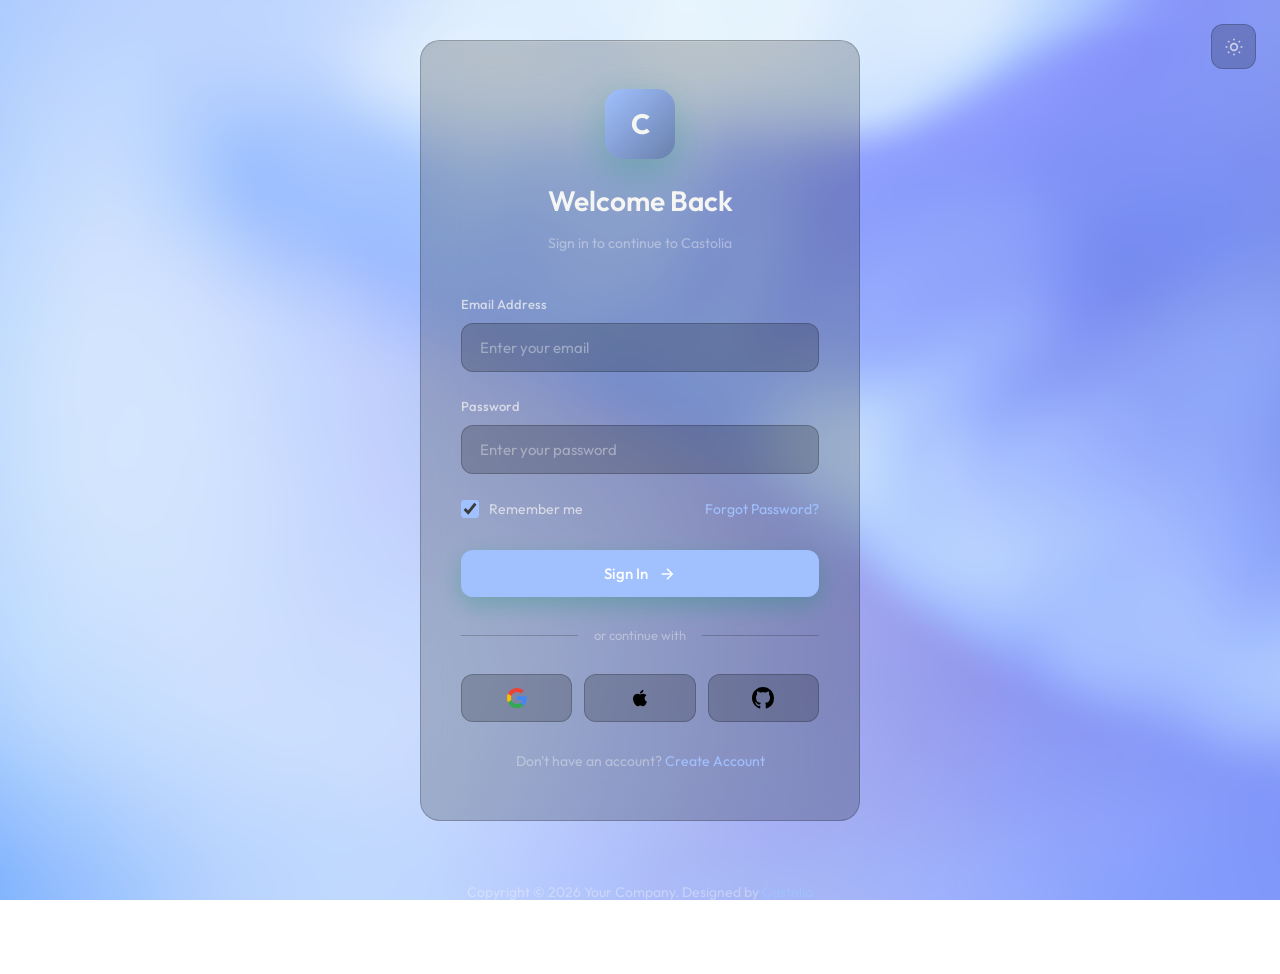
<file: login.html>
<!DOCTYPE html>
<html lang="en">
<head>
    <meta charset="UTF-8">
    <meta name="viewport" content="width=device-width, initial-scale=1.0">
    <title>Login</title>
    <meta name="description" content="3D Glassmorphism Dashboard Template by TemplateMo">
    <link rel="preconnect" href="https://fonts.googleapis.com">
    <link rel="preconnect" href="https://fonts.gstatic.com" crossorigin>
    <link href="https://fonts.googleapis.com/css2?family=Outfit:wght@300;400;500;600;700&family=Space+Mono:wght@400;700&display=swap" rel="stylesheet">
    <link rel="stylesheet" href="templatemo-glass-admin-style.css">
    <!--

TemplateMo 607 Glass Admin

https://templatemo.com/tm-607-glass-admin

-->
</head>
<body>
    <!-- Animated Background -->
    <div class="background"></div>
    <div class="orb orb-1"></div>
    <div class="orb orb-2"></div>
    <div class="orb orb-3"></div>

    <div class="login-page">
        <!-- Theme Toggle -->
        <button class="theme-toggle-float" id="theme-toggle" title="Toggle Light/Dark Mode">
            <svg class="icon-sun" viewBox="0 0 24 24" fill="none" stroke="currentColor" stroke-width="2">
                <circle cx="12" cy="12" r="4"/><path d="M12 2v2"/><path d="M12 20v2"/>
                <path d="M4.93 4.93l1.41 1.41"/><path d="M17.66 17.66l1.41 1.41"/>
                <path d="M2 12h2"/><path d="M20 12h2"/>
                <path d="M6.34 17.66l-1.41 1.41"/><path d="M19.07 4.93l-1.41 1.41"/>
            </svg>
            <svg class="icon-moon" viewBox="0 0 24 24" fill="none" stroke="currentColor" stroke-width="2" style="display: none;">
                <path d="M21 12.79A9 9 0 1 1 11.21 3 7 7 0 0 0 21 12.79z"/>
            </svg>
        </button>

        <div class="login-container">
            <div class="login-card">
                <div class="login-header">
                    <div class="login-logo">C</div>
                    <h1 class="login-title">Welcome Back</h1>
                    <p class="login-subtitle">Sign in to continue to Castolia</p>
                </div>

                <form data-validate data-redirect="index.html">
                    <div class="form-group">
                        <label class="form-label" for="email">Email Address</label>
                        <input type="email" id="email" class="form-input" placeholder="Enter your email" required>
                    </div>

                    <div class="form-group">
                        <label class="form-label" for="password">Password</label>
                        <input type="password" id="password" class="form-input" placeholder="Enter your password" required>
                    </div>

                    <div class="form-row">
                        <label class="checkbox-label">
                            <input type="checkbox" checked>
                            Remember me
                        </label>
                        <a href="#" class="forgot-link">Forgot Password?</a>
                    </div>

                    <button type="submit" class="btn btn-primary">
                        Sign In
                        <svg width="18" height="18" viewBox="0 0 24 24" fill="none" stroke="currentColor" stroke-width="2">
                            <line x1="5" y1="12" x2="19" y2="12"/>
                            <polyline points="12 5 19 12 12 19"/>
                        </svg>
                    </button>
                </form>

                <div class="divider">
                    <span>or continue with</span>
                </div>

                <div class="social-login">
                    <button class="social-btn" title="Sign in with Google">
                        <svg viewBox="0 0 24 24" fill="currentColor">
                            <path d="M22.56 12.25c0-.78-.07-1.53-.2-2.25H12v4.26h5.92c-.26 1.37-1.04 2.53-2.21 3.31v2.77h3.57c2.08-1.92 3.28-4.74 3.28-8.09z" fill="#4285F4"/>
                            <path d="M12 23c2.97 0 5.46-.98 7.28-2.66l-3.57-2.77c-.98.66-2.23 1.06-3.71 1.06-2.86 0-5.29-1.93-6.16-4.53H2.18v2.84C3.99 20.53 7.7 23 12 23z" fill="#34A853"/>
                            <path d="M5.84 14.09c-.22-.66-.35-1.36-.35-2.09s.13-1.43.35-2.09V7.07H2.18C1.43 8.55 1 10.22 1 12s.43 3.45 1.18 4.93l2.85-2.22.81-.62z" fill="#FBBC05"/>
                            <path d="M12 5.38c1.62 0 3.06.56 4.21 1.64l3.15-3.15C17.45 2.09 14.97 1 12 1 7.7 1 3.99 3.47 2.18 7.07l3.66 2.84c.87-2.6 3.3-4.53 6.16-4.53z" fill="#EA4335"/>
                        </svg>
                    </button>
                    <button class="social-btn" title="Sign in with Apple">
                        <svg viewBox="0 0 24 24" fill="currentColor">
                            <path d="M17.05 20.28c-.98.95-2.05.8-3.08.35-1.09-.46-2.09-.48-3.24 0-1.44.62-2.2.44-3.06-.35C2.79 15.25 3.51 7.59 9.05 7.31c1.35.07 2.29.74 3.08.8 1.18-.24 2.31-.93 3.57-.84 1.51.12 2.65.72 3.4 1.8-3.12 1.87-2.38 5.98.48 7.13-.57 1.5-1.31 2.99-2.54 4.09l.01-.01zM12.03 7.25c-.15-2.23 1.66-4.07 3.74-4.25.29 2.58-2.34 4.5-3.74 4.25z"/>
                        </svg>
                    </button>
                    <button class="social-btn" title="Sign in with GitHub">
                        <svg viewBox="0 0 24 24" fill="currentColor">
                            <path d="M12 0C5.37 0 0 5.37 0 12c0 5.31 3.435 9.795 8.205 11.385.6.105.825-.255.825-.57 0-.285-.015-1.23-.015-2.235-3.015.555-3.795-.735-4.035-1.41-.135-.345-.72-1.41-1.23-1.695-.42-.225-1.02-.78-.015-.795.945-.015 1.62.87 1.845 1.23 1.08 1.815 2.805 1.305 3.495.99.105-.78.42-1.305.765-1.605-2.67-.3-5.46-1.335-5.46-5.925 0-1.305.465-2.385 1.23-3.225-.12-.3-.54-1.53.12-3.18 0 0 1.005-.315 3.3 1.23.96-.27 1.98-.405 3-.405s2.04.135 3 .405c2.295-1.56 3.3-1.23 3.3-1.23.66 1.65.24 2.88.12 3.18.765.84 1.23 1.905 1.23 3.225 0 4.605-2.805 5.625-5.475 5.925.435.375.81 1.095.81 2.22 0 1.605-.015 2.895-.015 3.3 0 .315.225.69.825.57A12.02 12.02 0 0024 12c0-6.63-5.37-12-12-12z"/>
                        </svg>
                    </button>
                </div>

                <p class="login-footer">
                    Don't have an account? <a href="register.html">Create Account</a>
                </p>
            </div>
        </div>

        <!-- Footer -->
        <footer class="site-footer">
        <p>Copyright © 2026 Your Company. Designed by <a href="https://t.me/castolia" target="_blank" rel="nofollow">Castolia</a></p>
        </footer>
    </div>

    <script src="templatemo-glass-admin-script.js"></script>
    <!-- TemplateMo 607 Glass Admin -->
</body>
</html>
</file>
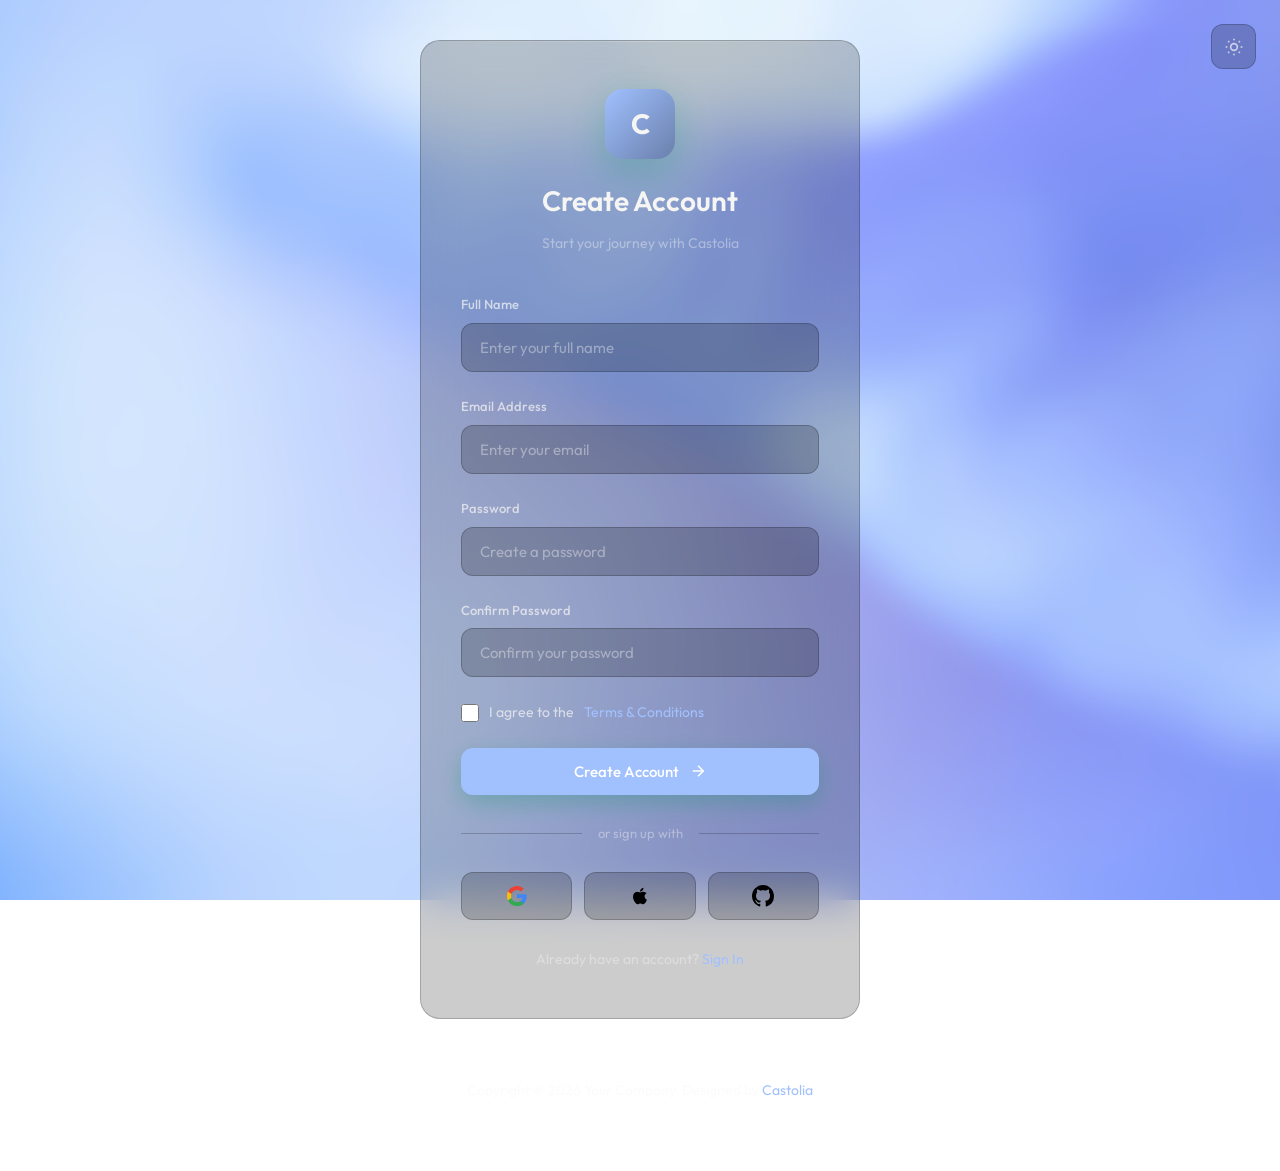
<file: register.html>
<!DOCTYPE html>
<html lang="en">
<head>
    <meta charset="UTF-8">
    <meta name="viewport" content="width=device-width, initial-scale=1.0">
    <title>Register</title>
    <meta name="description" content="3D Glassmorphism Dashboard Template by TemplateMo">
    <link rel="preconnect" href="https://fonts.googleapis.com">
    <link rel="preconnect" href="https://fonts.gstatic.com" crossorigin>
    <link href="https://fonts.googleapis.com/css2?family=Outfit:wght@300;400;500;600;700&family=Space+Mono:wght@400;700&display=swap" rel="stylesheet">
    <link rel="stylesheet" href="templatemo-glass-admin-style.css">
    <!--

TemplateMo 607 Glass Admin

https://templatemo.com/tm-607-glass-admin

-->
</head>
<body>
    <!-- Animated Background -->
    <div class="background"></div>
    <div class="orb orb-1"></div>
    <div class="orb orb-2"></div>
    <div class="orb orb-3"></div>

    <div class="login-page">
        <!-- Theme Toggle -->
        <button class="theme-toggle-float" id="theme-toggle" title="Toggle Light/Dark Mode">
            <svg class="icon-sun" viewBox="0 0 24 24" fill="none" stroke="currentColor" stroke-width="2">
                <circle cx="12" cy="12" r="4"/><path d="M12 2v2"/><path d="M12 20v2"/>
                <path d="M4.93 4.93l1.41 1.41"/><path d="M17.66 17.66l1.41 1.41"/>
                <path d="M2 12h2"/><path d="M20 12h2"/>
                <path d="M6.34 17.66l-1.41 1.41"/><path d="M19.07 4.93l-1.41 1.41"/>
            </svg>
            <svg class="icon-moon" viewBox="0 0 24 24" fill="none" stroke="currentColor" stroke-width="2" style="display: none;">
                <path d="M21 12.79A9 9 0 1 1 11.21 3 7 7 0 0 0 21 12.79z"/>
            </svg>
        </button>

        <div class="login-container">
            <div class="login-card">
                <div class="login-header">
                    <div class="login-logo">C</div>
                    <h1 class="login-title">Create Account</h1>
                    <p class="login-subtitle">Start your journey with Castolia</p>
                </div>

                <form data-validate data-redirect="index.html">
                    <div class="form-group">
                        <label class="form-label" for="fullname">Full Name</label>
                        <input type="text" id="fullname" class="form-input" placeholder="Enter your full name" required>
                    </div>

                    <div class="form-group">
                        <label class="form-label" for="email">Email Address</label>
                        <input type="email" id="email" class="form-input" placeholder="Enter your email" required>
                    </div>

                    <div class="form-group">
                        <label class="form-label" for="password">Password</label>
                        <input type="password" id="password" class="form-input" placeholder="Create a password" required>
                    </div>

                    <div class="form-group">
                        <label class="form-label" for="confirm-password">Confirm Password</label>
                        <input type="password" id="confirm-password" class="form-input" placeholder="Confirm your password" required>
                    </div>

                    <div class="form-row" style="margin-bottom: 24px;">
                        <label class="checkbox-label">
                            <input type="checkbox" required>
                            I agree to the <a href="#" style="color: var(--emerald-light);">Terms & Conditions</a>
                        </label>
                    </div>

                    <button type="submit" class="btn btn-primary">
                        Create Account
                        <svg width="18" height="18" viewBox="0 0 24 24" fill="none" stroke="currentColor" stroke-width="2">
                            <line x1="5" y1="12" x2="19" y2="12"/>
                            <polyline points="12 5 19 12 12 19"/>
                        </svg>
                    </button>
                </form>

                <div class="divider">
                    <span>or sign up with</span>
                </div>

                <div class="social-login">
                    <button class="social-btn" title="Sign up with Google">
                        <svg viewBox="0 0 24 24" fill="currentColor">
                            <path d="M22.56 12.25c0-.78-.07-1.53-.2-2.25H12v4.26h5.92c-.26 1.37-1.04 2.53-2.21 3.31v2.77h3.57c2.08-1.92 3.28-4.74 3.28-8.09z" fill="#4285F4"/>
                            <path d="M12 23c2.97 0 5.46-.98 7.28-2.66l-3.57-2.77c-.98.66-2.23 1.06-3.71 1.06-2.86 0-5.29-1.93-6.16-4.53H2.18v2.84C3.99 20.53 7.7 23 12 23z" fill="#34A853"/>
                            <path d="M5.84 14.09c-.22-.66-.35-1.36-.35-2.09s.13-1.43.35-2.09V7.07H2.18C1.43 8.55 1 10.22 1 12s.43 3.45 1.18 4.93l2.85-2.22.81-.62z" fill="#FBBC05"/>
                            <path d="M12 5.38c1.62 0 3.06.56 4.21 1.64l3.15-3.15C17.45 2.09 14.97 1 12 1 7.7 1 3.99 3.47 2.18 7.07l3.66 2.84c.87-2.6 3.3-4.53 6.16-4.53z" fill="#EA4335"/>
                        </svg>
                    </button>
                    <button class="social-btn" title="Sign up with Apple">
                        <svg viewBox="0 0 24 24" fill="currentColor">
                            <path d="M17.05 20.28c-.98.95-2.05.8-3.08.35-1.09-.46-2.09-.48-3.24 0-1.44.62-2.2.44-3.06-.35C2.79 15.25 3.51 7.59 9.05 7.31c1.35.07 2.29.74 3.08.8 1.18-.24 2.31-.93 3.57-.84 1.51.12 2.65.72 3.4 1.8-3.12 1.87-2.38 5.98.48 7.13-.57 1.5-1.31 2.99-2.54 4.09l.01-.01zM12.03 7.25c-.15-2.23 1.66-4.07 3.74-4.25.29 2.58-2.34 4.5-3.74 4.25z"/>
                        </svg>
                    </button>
                    <button class="social-btn" title="Sign up with GitHub">
                        <svg viewBox="0 0 24 24" fill="currentColor">
                            <path d="M12 0C5.37 0 0 5.37 0 12c0 5.31 3.435 9.795 8.205 11.385.6.105.825-.255.825-.57 0-.285-.015-1.23-.015-2.235-3.015.555-3.795-.735-4.035-1.41-.135-.345-.72-1.41-1.23-1.695-.42-.225-1.02-.78-.015-.795.945-.015 1.62.87 1.845 1.23 1.08 1.815 2.805 1.305 3.495.99.105-.78.42-1.305.765-1.605-2.67-.3-5.46-1.335-5.46-5.925 0-1.305.465-2.385 1.23-3.225-.12-.3-.54-1.53.12-3.18 0 0 1.005-.315 3.3 1.23.96-.27 1.98-.405 3-.405s2.04.135 3 .405c2.295-1.56 3.3-1.23 3.3-1.23.66 1.65.24 2.88.12 3.18.765.84 1.23 1.905 1.23 3.225 0 4.605-2.805 5.625-5.475 5.925.435.375.81 1.095.81 2.22 0 1.605-.015 2.895-.015 3.3 0 .315.225.69.825.57A12.02 12.02 0 0024 12c0-6.63-5.37-12-12-12z"/>
                        </svg>
                    </button>
                </div>

                <p class="login-footer">
                    Already have an account? <a href="login.html">Sign In</a>
                </p>
            </div>
        </div>

        <!-- Footer -->
        <footer class="site-footer">
        <p>Copyright © 2026 Your Company. Designed by <a href="https://t.me/castolia" target="_blank" rel="nofollow">Castolia</a></p>
        </footer>
    </div>

    <script src="templatemo-glass-admin-script.js"></script>
    <!-- TemplateMo 607 Glass Admin -->
</body>
</html>
</file>
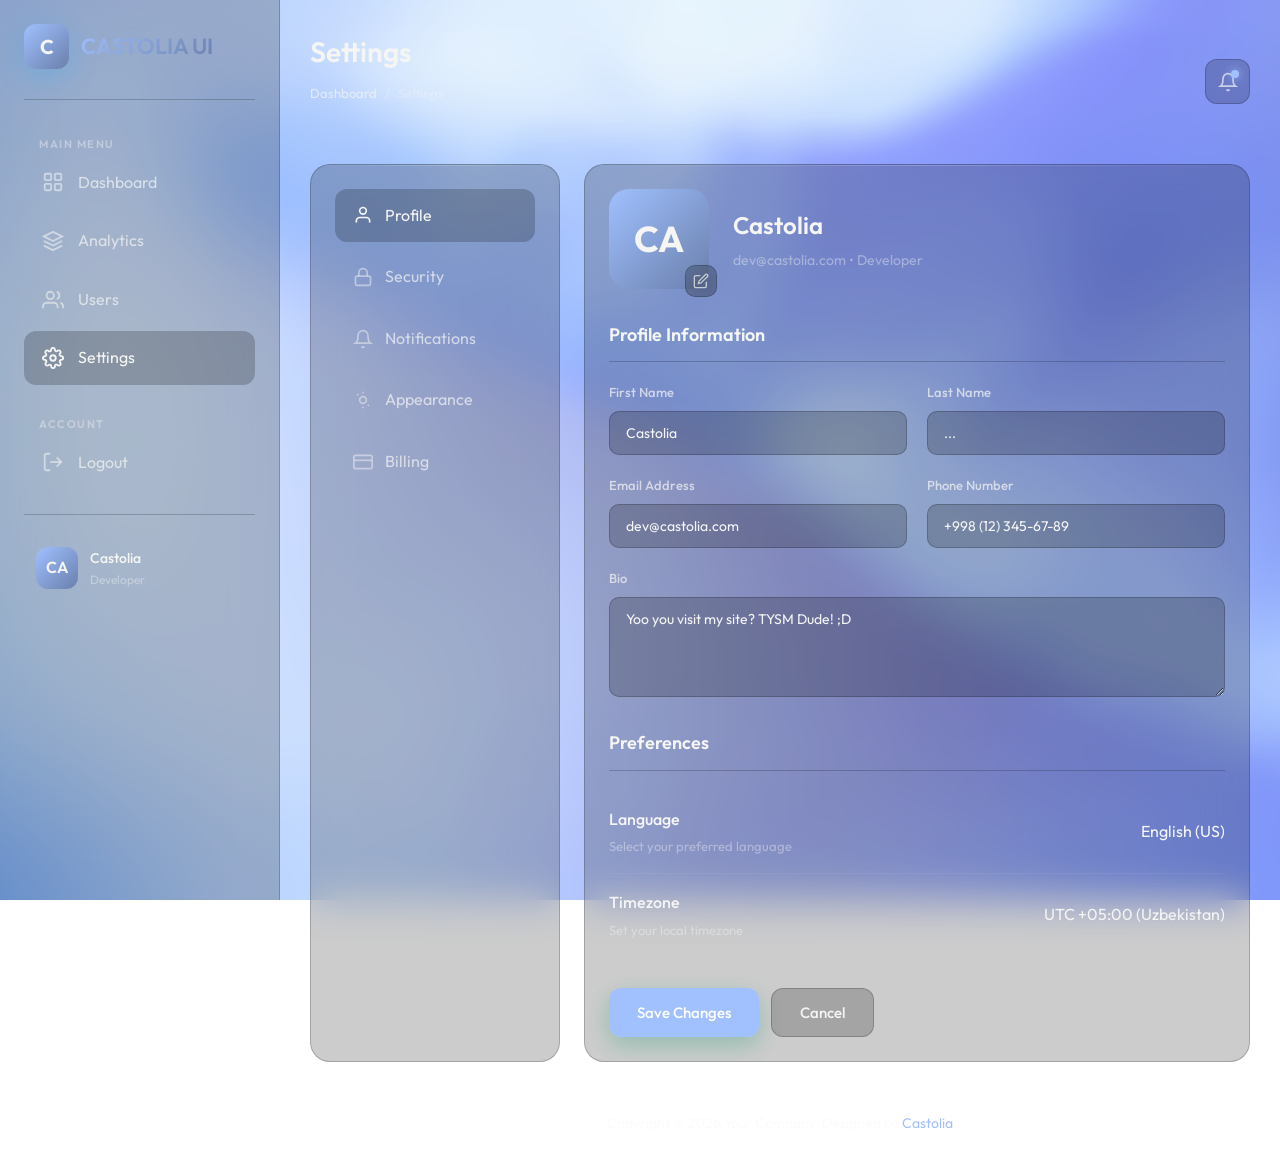
<file: settings.html>
<!DOCTYPE html>
<html lang="en">
<head>
    <meta charset="UTF-8">
    <meta name="viewport" content="width=device-width, initial-scale=1.0">
    <title>Settings</title>
    <meta name="description" content="3D Glassmorphism Dashboard Template by TemplateMo">
    <link rel="preconnect" href="https://fonts.googleapis.com">
    <link rel="preconnect" href="https://fonts.gstatic.com" crossorigin>
    <link href="https://fonts.googleapis.com/css2?family=Outfit:wght@300;400;500;600;700&family=Space+Mono:wght@400;700&display=swap" rel="stylesheet">
    <link rel="stylesheet" href="templatemo-glass-admin-style.css">
    <!--

TemplateMo 607 Glass Admin

https://templatemo.com/tm-607-glass-admin

-->
</head>
<body>
    <!-- Animated Background -->
    <div class="background"></div>
    <div class="orb orb-1"></div>
    <div class="orb orb-2"></div>
    <div class="orb orb-3"></div>

    <div class="dashboard">
        <!-- Sidebar -->
        <aside class="sidebar" id="sidebar">
            <div class="sidebar-header">
                <div class="logo">C</div>
                <span class="logo-text">CASTOLIA UI</span>
            </div>

            <ul class="nav-menu">
                <li class="nav-section">
                    <span class="nav-section-title">Main Menu</span>
                    <ul>
                        <li class="nav-item">
                            <a href="index.html" class="nav-link">
                                <svg class="nav-icon" viewBox="0 0 24 24" fill="none" stroke="currentColor" stroke-width="2">
                                    <rect x="3" y="3" width="7" height="7" rx="1"/><rect x="14" y="3" width="7" height="7" rx="1"/>
                                    <rect x="3" y="14" width="7" height="7" rx="1"/><rect x="14" y="14" width="7" height="7" rx="1"/>
                                </svg>
                                Dashboard
                            </a>
                        </li>
                        <li class="nav-item">
                            <a href="analytics.html" class="nav-link">
                                <svg class="nav-icon" viewBox="0 0 24 24" fill="none" stroke="currentColor" stroke-width="2">
                                    <path d="M12 2L2 7l10 5 10-5-10-5z"/><path d="M2 17l10 5 10-5"/><path d="M2 12l10 5 10-5"/>
                                </svg>
                                Analytics
                            </a>
                        </li>
                        <li class="nav-item">
                            <a href="users.html" class="nav-link">
                                <svg class="nav-icon" viewBox="0 0 24 24" fill="none" stroke="currentColor" stroke-width="2">
                                    <path d="M17 21v-2a4 4 0 0 0-4-4H5a4 4 0 0 0-4 4v2"/><circle cx="9" cy="7" r="4"/>
                                    <path d="M23 21v-2a4 4 0 0 0-3-3.87"/><path d="M16 3.13a4 4 0 0 1 0 7.75"/>
                                </svg>
                                Users
                            </a>
                        </li>
                        <li class="nav-item">
                            <a href="settings.html" class="nav-link active">
                                <svg class="nav-icon" viewBox="0 0 24 24" fill="none" stroke="currentColor" stroke-width="2">
                                    <circle cx="12" cy="12" r="3"/>
                                    <path d="M19.4 15a1.65 1.65 0 0 0 .33 1.82l.06.06a2 2 0 0 1 0 2.83 2 2 0 0 1-2.83 0l-.06-.06a1.65 1.65 0 0 0-1.82-.33 1.65 1.65 0 0 0-1 1.51V21a2 2 0 0 1-2 2 2 2 0 0 1-2-2v-.09A1.65 1.65 0 0 0 9 19.4a1.65 1.65 0 0 0-1.82.33l-.06.06a2 2 0 0 1-2.83 0 2 2 0 0 1 0-2.83l.06-.06a1.65 1.65 0 0 0 .33-1.82 1.65 1.65 0 0 0-1.51-1H3a2 2 0 0 1-2-2 2 2 0 0 1 2-2h.09A1.65 1.65 0 0 0 4.6 9a1.65 1.65 0 0 0-.33-1.82l-.06-.06a2 2 0 0 1 0-2.83 2 2 0 0 1 2.83 0l.06.06a1.65 1.65 0 0 0 1.82.33H9a1.65 1.65 0 0 0 1-1.51V3a2 2 0 0 1 2-2 2 2 0 0 1 2 2v.09a1.65 1.65 0 0 0 1 1.51 1.65 1.65 0 0 0 1.82-.33l.06-.06a2 2 0 0 1 2.83 0 2 2 0 0 1 0 2.83l-.06.06a1.65 1.65 0 0 0-.33 1.82V9a1.65 1.65 0 0 0 1.51 1H21a2 2 0 0 1 2 2 2 2 0 0 1-2 2h-.09a1.65 1.65 0 0 0-1.51 1z"/>
                                </svg>
                                Settings
                            </a>
                        </li>
                    </ul>
                </li>

                <li class="nav-section">
                    <span class="nav-section-title">Account</span>
                    <ul>
                        <li class="nav-item">
                            <a href="login.html" class="nav-link">
                                <svg class="nav-icon" viewBox="0 0 24 24" fill="none" stroke="currentColor" stroke-width="2">
                                    <path d="M9 21H5a2 2 0 0 1-2-2V5a2 2 0 0 1 2-2h4"/>
                                    <polyline points="16 17 21 12 16 7"/><line x1="21" y1="12" x2="9" y2="12"/>
                                </svg>
                                Logout
                            </a>
                        </li>
                    </ul>
                </li>
            </ul>

            <div class="sidebar-footer">
                <div class="user-profile">
                    <div class="user-avatar">CA</div>
                    <div class="user-info">
                        <div class="user-name">Castolia</div>
                        <div class="user-role">Developer</div>
                    </div>
                        <polyline points="6 9 12 15 18 9"/>
                    </svg>
                </div>
            </div>
        </aside>

        <!-- Main Content -->
        <main class="main-content">
            <!-- Top Navbar -->
            <nav class="navbar">
                <div class="page-header">
                    <h1 class="page-title">Settings</h1>
                    <div class="page-breadcrumb">
                        <a href="index.html">Dashboard</a>
                        <span>/</span>
                        <span>Settings</span>
                    </div>
                </div>
                <div class="navbar-right">
                    <button class="nav-btn">
                        <svg viewBox="0 0 24 24" fill="none" stroke="currentColor" stroke-width="2">
                            <path d="M18 8A6 6 0 0 0 6 8c0 7-3 9-3 9h18s-3-2-3-9"/><path d="M13.73 21a2 2 0 0 1-3.46 0"/>
                        </svg>
                        <span class="notification-dot"></span>
                    </button>
                </div>
            </nav>

            <!-- Settings Content -->
            <div class="settings-grid">
                <!-- Settings Navigation -->
                <div class="glass-card settings-nav-card">
                    <ul class="settings-nav">
                        <li class="settings-nav-item">
                            <a href="#" class="settings-nav-link active" data-tab="profile">
                                <svg viewBox="0 0 24 24" fill="none" stroke="currentColor" stroke-width="2">
                                    <path d="M20 21v-2a4 4 0 0 0-4-4H8a4 4 0 0 0-4 4v2"/><circle cx="12" cy="7" r="4"/>
                                </svg>
                                Profile
                            </a>
                        </li>
                        <li class="settings-nav-item">
                            <a href="#" class="settings-nav-link" data-tab="security">
                                <svg viewBox="0 0 24 24" fill="none" stroke="currentColor" stroke-width="2">
                                    <rect x="3" y="11" width="18" height="11" rx="2"/><path d="M7 11V7a5 5 0 0 1 10 0v4"/>
                                </svg>
                                Security
                            </a>
                        </li>
                        <li class="settings-nav-item">
                            <a href="#" class="settings-nav-link" data-tab="notifications">
                                <svg viewBox="0 0 24 24" fill="none" stroke="currentColor" stroke-width="2">
                                    <path d="M18 8A6 6 0 0 0 6 8c0 7-3 9-3 9h18s-3-2-3-9"/><path d="M13.73 21a2 2 0 0 1-3.46 0"/>
                                </svg>
                                Notifications
                            </a>
                        </li>
                        <li class="settings-nav-item">
                            <a href="#" class="settings-nav-link" data-tab="appearance">
                                <svg viewBox="0 0 24 24" fill="none" stroke="currentColor" stroke-width="2">
                                    <circle cx="12" cy="12" r="4"/><path d="M12 2v2"/><path d="M12 20v2"/>
                                    <path d="M4.93 4.93l1.41 1.41"/><path d="M17.66 17.66l1.41 1.41"/>
                                </svg>
                                Appearance
                            </a>
                        </li>
                        <li class="settings-nav-item">
                            <a href="#" class="settings-nav-link" data-tab="billing">
                                <svg viewBox="0 0 24 24" fill="none" stroke="currentColor" stroke-width="2">
                                    <rect x="1" y="4" width="22" height="16" rx="2"/><line x1="1" y1="10" x2="23" y2="10"/>
                                </svg>
                                Billing
                            </a>
                        </li>
                    </ul>
                </div>

                <!-- Settings Content -->
                <div class="glass-card">
                    <!-- Profile Tab -->
                    <div class="settings-tab-content active" id="tab-profile">
                        <div class="profile-header">
                            <div class="profile-avatar-large">
                                CA
                                <div class="profile-avatar-edit">
                                    <svg viewBox="0 0 24 24" fill="none" stroke="currentColor" stroke-width="2">
                                        <path d="M11 4H4a2 2 0 0 0-2 2v14a2 2 0 0 0 2 2h14a2 2 0 0 0 2-2v-7"/>
                                        <path d="M18.5 2.5a2.121 2.121 0 0 1 3 3L12 15l-4 1 1-4 9.5-9.5z"/>
                                    </svg>
                                </div>
                            </div>
                            <div class="profile-info">
                                <h2>Castolia</h2>
                                <p>dev@castolia.com • Developer</p>
                            </div>
                        </div>

                        <div class="settings-section">
                            <h3 class="settings-section-title">Profile Information</h3>
                            <div class="form-grid">
                                <div class="form-group-settings">
                                    <label>First Name</label>
                                    <input type="text" value="Castolia">
                                </div>
                                <div class="form-group-settings">
                                    <label>Last Name</label>
                                    <input type="text" value="...">
                                </div>
                                <div class="form-group-settings">
                                    <label>Email Address</label>
                                    <input type="email" value="dev@castolia.com">
                                </div>
                                <div class="form-group-settings">
                                    <label>Phone Number</label>
                                    <input type="tel" value="+998 (12) 345-67-89">
                                </div>
                                <div class="form-group-settings full-width">
                                    <label>Bio</label>
                                    <textarea>Yoo you visit my site? TYSM Dude! ;D</textarea>
                                </div>
                            </div>
                        </div>

                        <div class="settings-section">
                            <h3 class="settings-section-title">Preferences</h3>
                            <div class="settings-row">
                                <div class="settings-label">
                                    <span class="settings-label-title">Language</span>
                                    <span class="settings-label-desc">Select your preferred language</span>
                                </div>
                                    <option>English (US)</option>
                                </select>
                            </div>
                            <div class="settings-row">
                                <div class="settings-label">
                                    <span class="settings-label-title">Timezone</span>
                                    <span class="settings-label-desc">Set your local timezone</span>
                                </div>
                                    <option>UTC +05:00 (Uzbekistan)</option>
                                </select>
                            </div>
                        </div>

                        <div class="btn-group">
                            <button class="btn btn-primary" style="width: auto;">Save Changes</button>
                            <button class="btn btn-secondary" style="width: auto;">Cancel</button>
                        </div>
                    </div>

                    <!-- Security Tab -->
                    <div class="settings-tab-content" id="tab-security">
                        <div class="settings-section">
                            <h3 class="settings-section-title">Change Password</h3>
                            <div class="form-grid">
                                <div class="form-group-settings full-width">
                                    <label>Current Password</label>
                                    <input type="password" placeholder="Enter current password">
                                </div>
                                <div class="form-group-settings">
                                    <label>New Password</label>
                                    <input type="password" placeholder="Enter new password">
                                </div>
                                <div class="form-group-settings">
                                    <label>Confirm New Password</label>
                                    <input type="password" placeholder="Confirm new password">
                                </div>
                            </div>
                        </div>

                        <div class="settings-section">
                            <h3 class="settings-section-title">Two-Factor Authentication</h3>
                            <div class="settings-row">
                                <div class="settings-label">
                                    <span class="settings-label-title">Enable 2FA</span>
                                    <span class="settings-label-desc">Add an extra layer of security to your account</span>
                                </div>
                                <label class="toggle-switch">
                                    <input type="checkbox">
                                    <span class="toggle-slider"></span>
                                </label>
                            </div>
                            <div class="settings-row">
                                <div class="settings-label">
                                    <span class="settings-label-title">SMS Authentication</span>
                                    <span class="settings-label-desc">Receive codes via SMS</span>
                                </div>
                                <label class="toggle-switch">
                                    <input type="checkbox" checked>
                                    <span class="toggle-slider"></span>
                                </label>
                            </div>
                            <div class="settings-row">
                                <div class="settings-label">
                                    <span class="settings-label-title">Authenticator App</span>
                                    <span class="settings-label-desc">Use Google Authenticator or similar</span>
                                </div>
                                <label class="toggle-switch">
                                    <input type="checkbox">
                                    <span class="toggle-slider"></span>
                                </label>
                            </div>
                        </div>

                        <div class="settings-section">
                            <h3 class="settings-section-title">Active Sessions</h3>
                            <div class="settings-row">
                                <div class="settings-label">
                                    <span class="settings-label-title">Chrome on MacOS</span>
                                    <span class="settings-label-desc">San Francisco, CA • Current session</span>
                                </div>
                                <span class="status-badge completed">Active</span>
                            </div>
                            <div class="settings-row">
                                <div class="settings-label">
                                    <span class="settings-label-title">Safari on iPhone</span>
                                    <span class="settings-label-desc">San Francisco, CA • 2 hours ago</span>
                                </div>
                                <button class="card-btn" style="padding: 6px 12px;">Revoke</button>
                            </div>
                            <div class="settings-row">
                                <div class="settings-label">
                                    <span class="settings-label-title">Firefox on Windows</span>
                                    <span class="settings-label-desc">New York, NY • 3 days ago</span>
                                </div>
                                <button class="card-btn" style="padding: 6px 12px;">Revoke</button>
                            </div>
                        </div>

                        <div class="btn-group">
                            <button class="btn btn-primary" style="width: auto;">Update Password</button>
                            <button class="btn btn-secondary" style="width: auto;">Cancel</button>
                        </div>
                    </div>

                    <!-- Notifications Tab -->
                    <div class="settings-tab-content" id="tab-notifications">
                        <div class="settings-section">
                            <h3 class="settings-section-title">Email Notifications</h3>
                            <div class="settings-row">
                                <div class="settings-label">
                                    <span class="settings-label-title">Account Activity</span>
                                    <span class="settings-label-desc">Get notified about sign-ins and security changes</span>
                                </div>
                                <label class="toggle-switch">
                                    <input type="checkbox" checked>
                                    <span class="toggle-slider"></span>
                                </label>
                            </div>
                            <div class="settings-row">
                                <div class="settings-label">
                                    <span class="settings-label-title">New Features</span>
                                    <span class="settings-label-desc">Learn about new features and updates</span>
                                </div>
                                <label class="toggle-switch">
                                    <input type="checkbox" checked>
                                    <span class="toggle-slider"></span>
                                </label>
                            </div>
                            <div class="settings-row">
                                <div class="settings-label">
                                    <span class="settings-label-title">Weekly Reports</span>
                                    <span class="settings-label-desc">Receive weekly analytics summary</span>
                                </div>
                                <label class="toggle-switch">
                                    <input type="checkbox">
                                    <span class="toggle-slider"></span>
                                </label>
                            </div>
                            <div class="settings-row">
                                <div class="settings-label">
                                    <span class="settings-label-title">Marketing Emails</span>
                                    <span class="settings-label-desc">Receive news about promotions and offers</span>
                                </div>
                                <label class="toggle-switch">
                                    <input type="checkbox">
                                    <span class="toggle-slider"></span>
                                </label>
                            </div>
                        </div>

                        <div class="settings-section">
                            <h3 class="settings-section-title">Push Notifications</h3>
                            <div class="settings-row">
                                <div class="settings-label">
                                    <span class="settings-label-title">Desktop Notifications</span>
                                    <span class="settings-label-desc">Show notifications on your desktop</span>
                                </div>
                                <label class="toggle-switch">
                                    <input type="checkbox" checked>
                                    <span class="toggle-slider"></span>
                                </label>
                            </div>
                            <div class="settings-row">
                                <div class="settings-label">
                                    <span class="settings-label-title">Mobile Push</span>
                                    <span class="settings-label-desc">Receive push notifications on mobile</span>
                                </div>
                                <label class="toggle-switch">
                                    <input type="checkbox" checked>
                                    <span class="toggle-slider"></span>
                                </label>
                            </div>
                            <div class="settings-row">
                                <div class="settings-label">
                                    <span class="settings-label-title">Sound</span>
                                    <span class="settings-label-desc">Play sound for notifications</span>
                                </div>
                                <label class="toggle-switch">
                                    <input type="checkbox">
                                    <span class="toggle-slider"></span>
                                </label>
                            </div>
                        </div>

                        <div class="btn-group">
                            <button class="btn btn-primary" style="width: auto;">Save Preferences</button>
                            <button class="btn btn-secondary" style="width: auto;">Reset to Default</button>
                        </div>
                    </div>

                    <!-- Appearance Tab -->
                    <div class="settings-tab-content" id="tab-appearance">
                        <div class="settings-section">
                            <h3 class="settings-section-title">Theme</h3>
                            <div class="settings-row">
                                <div class="settings-label">
                                    <span class="settings-label-title">Color Mode</span>
                                    <span class="settings-label-desc">Choose your preferred color mode</span>
                                </div>
                                    <option value="dark">Dark Mode</option>
                                </select>
                            </div>
                            <div class="settings-row">
                                <div class="settings-label">
                                    <span class="settings-label-title">Accent Color</span>
                                    <span class="settings-label-desc">Choose your preferred accent color</span>
                                </div>
                                    <option>Light Blue</option>
                                </select>
                            </div>
                        </div>

                        <div class="settings-section">
                            <h3 class="settings-section-title">Display</h3>
                            <div class="settings-row">
                                <div class="settings-label">
                                    <span class="settings-label-title">Compact Mode</span>
                                    <span class="settings-label-desc">Reduce spacing for more content</span>
                                </div>
                                <label class="toggle-switch">
                                    <input type="checkbox">
                                    <span class="toggle-slider"></span>
                                </label>
                            </div>
                            <div class="settings-row">
                                <div class="settings-label">
                                    <span class="settings-label-title">Animations</span>
                                    <span class="settings-label-desc">Enable smooth animations and transitions</span>
                                </div>
                                <label class="toggle-switch">
                                    <input type="checkbox" checked>
                                    <span class="toggle-slider"></span>
                                </label>
                            </div>
                            <div class="settings-row">
                                <div class="settings-label">
                                    <span class="settings-label-title">Blur Effects</span>
                                    <span class="settings-label-desc">Enable glassmorphism blur effects</span>
                                </div>
                                <label class="toggle-switch">
                                    <input type="checkbox" checked>
                                    <span class="toggle-slider"></span>
                                </label>
                            </div>
                            <div class="settings-row">
                                <div class="settings-label">
                                    <span class="settings-label-title">Floating Orbs</span>
                                    <span class="settings-label-desc">Show animated background orbs</span>
                                </div>
                                <label class="toggle-switch">
                                    <input type="checkbox" checked>
                                    <span class="toggle-slider"></span>
                                </label>
                            </div>
                        </div>

                        <div class="btn-group">
                            <button class="btn btn-primary" style="width: auto;">Apply Changes</button>
                            <button class="btn btn-secondary" style="width: auto;">Reset to Default</button>
                        </div>
                    </div>

                    <!-- Billing Tab -->
                    <div class="settings-tab-content" id="tab-billing">
                        <div class="settings-section">
                            <h3 class="settings-section-title">Current Plan</h3>
                            <div class="billing-plan-card" style="background: linear-gradient(135deg, rgba(16, 247, 255, 0.15), rgba(212, 165, 116, 0.15)); padding: 24px; border-radius: 16px; margin-bottom: 20px; border: 1px solid var(--glass-border);">
                                <div style="display: flex; justify-content: space-between; align-items: center; margin-bottom: 16px;">
                                    <div>
                                        <h4 style="font-size: 20px; font-weight: 600; margin-bottom: 4px;">You're f#ck@ng rich boy!</h4>
                                        <p style="color: var(--text-muted); font-size: 14px;">Billed monthly</p>
                                    </div>
                                    <div style="text-align: right;">
                                        <span style="font-family: 'Space Mono', monospace; font-size: 32px; font-weight: 700;">$29</span>
                                        <span style="color: var(--text-muted);">/month</span>
                                    </div>
                                </div>
                                <div style="display: flex; gap: 12px;">
                                    <button class="btn btn-primary" style="width: auto; padding: 10px 20px;">Upgrade Plan</button>
                                    <button class="btn btn-secondary" style="width: auto; padding: 10px 20px;">Cancel Subscription</button>
                                </div>
                            </div>
                        </div>

                        <div class="settings-section">
                            <h3 class="settings-section-title">Payment Method</h3>
                            <div class="settings-row">
                                <div class="settings-label" style="display: flex; align-items: center; gap: 16px;">
                                    <div style="width: 48px; height: 32px; background: linear-gradient(135deg, #1a1f71, #00579f); border-radius: 6px; display: flex; align-items: center; justify-content: center;">
                                        <span style="color: white; font-size: 10px; font-weight: bold;">VISA</span>
                                    </div>
                                    <div>
                                        <span class="settings-label-title">Visa ending in 4242</span>
                                        <span class="settings-label-desc">Expires 02/2027</span>
                                    </div>
                                </div>
                            </div>

                        <div class="settings-section">
                            <h3 class="settings-section-title">Billing History</h3>
                            <div class="table-wrapper" style="margin: 0;">
                                <table class="data-table" style="min-width: 100%;">
                                    <thead>
                                        <tr>
                                            <th>Date</th>
                                            <th>Description</th>
                                            <th>Amount</th>
                                            <th>Status</th>
                                            <th>Invoice</th>
                                        </tr>
                                    </thead>
                                    <tbody>
                                        <tr>
                                            <td>Jan 1, 2025</td>
                                            <td>Pro Plan - Monthly</td>
                                            <td><span class="table-amount">$29.00</span></td>
                                            <td><span class="status-badge completed">Paid</span></td>
                                            <td><a href="#" style="color: var(--emerald-light);">Download</a></td>
                                        </tr>
                                        <tr>
                                            <td>Dec 1, 2024</td>
                                            <td>Pro Plan - Monthly</td>
                                            <td><span class="table-amount">$29.00</span></td>
                                            <td><span class="status-badge completed">Paid</span></td>
                                            <td><a href="#" style="color: var(--emerald-light);">Download</a></td>
                                        </tr>
                                        <tr>
                                            <td>Nov 1, 2024</td>
                                            <td>Pro Plan - Monthly</td>
                                            <td><span class="table-amount">$29.00</span></td>
                                            <td><span class="status-badge completed">Paid</span></td>
                                            <td><a href="#" style="color: var(--emerald-light);">Download</a></td>
                                        </tr>
                                    </tbody>
                                </table>
                            </div>
                        </div>
                    </div>
                </div>
            </div>
        </main>
    </div>

    <!-- Mobile Menu Toggle -->
    <button class="mobile-menu-toggle">
        <svg viewBox="0 0 24 24" fill="none" stroke="currentColor" stroke-width="2">
            <line x1="3" y1="12" x2="21" y2="12"/><line x1="3" y1="6" x2="21" y2="6"/><line x1="3" y1="18" x2="21" y2="18"/>
        </svg>
    </button>

    <!-- Footer -->
    <footer class="site-footer">
        <p>Copyright © 2026 Your Company. Designed by <a href="https://t.me/castolia" target="_blank" rel="nofollow">Castolia</a></p>
    </footer>

    <script src="templatemo-glass-admin-script.js"></script>
    <!-- TemplateMo 607 Glass Admin -->
</body>
</html>
</file>
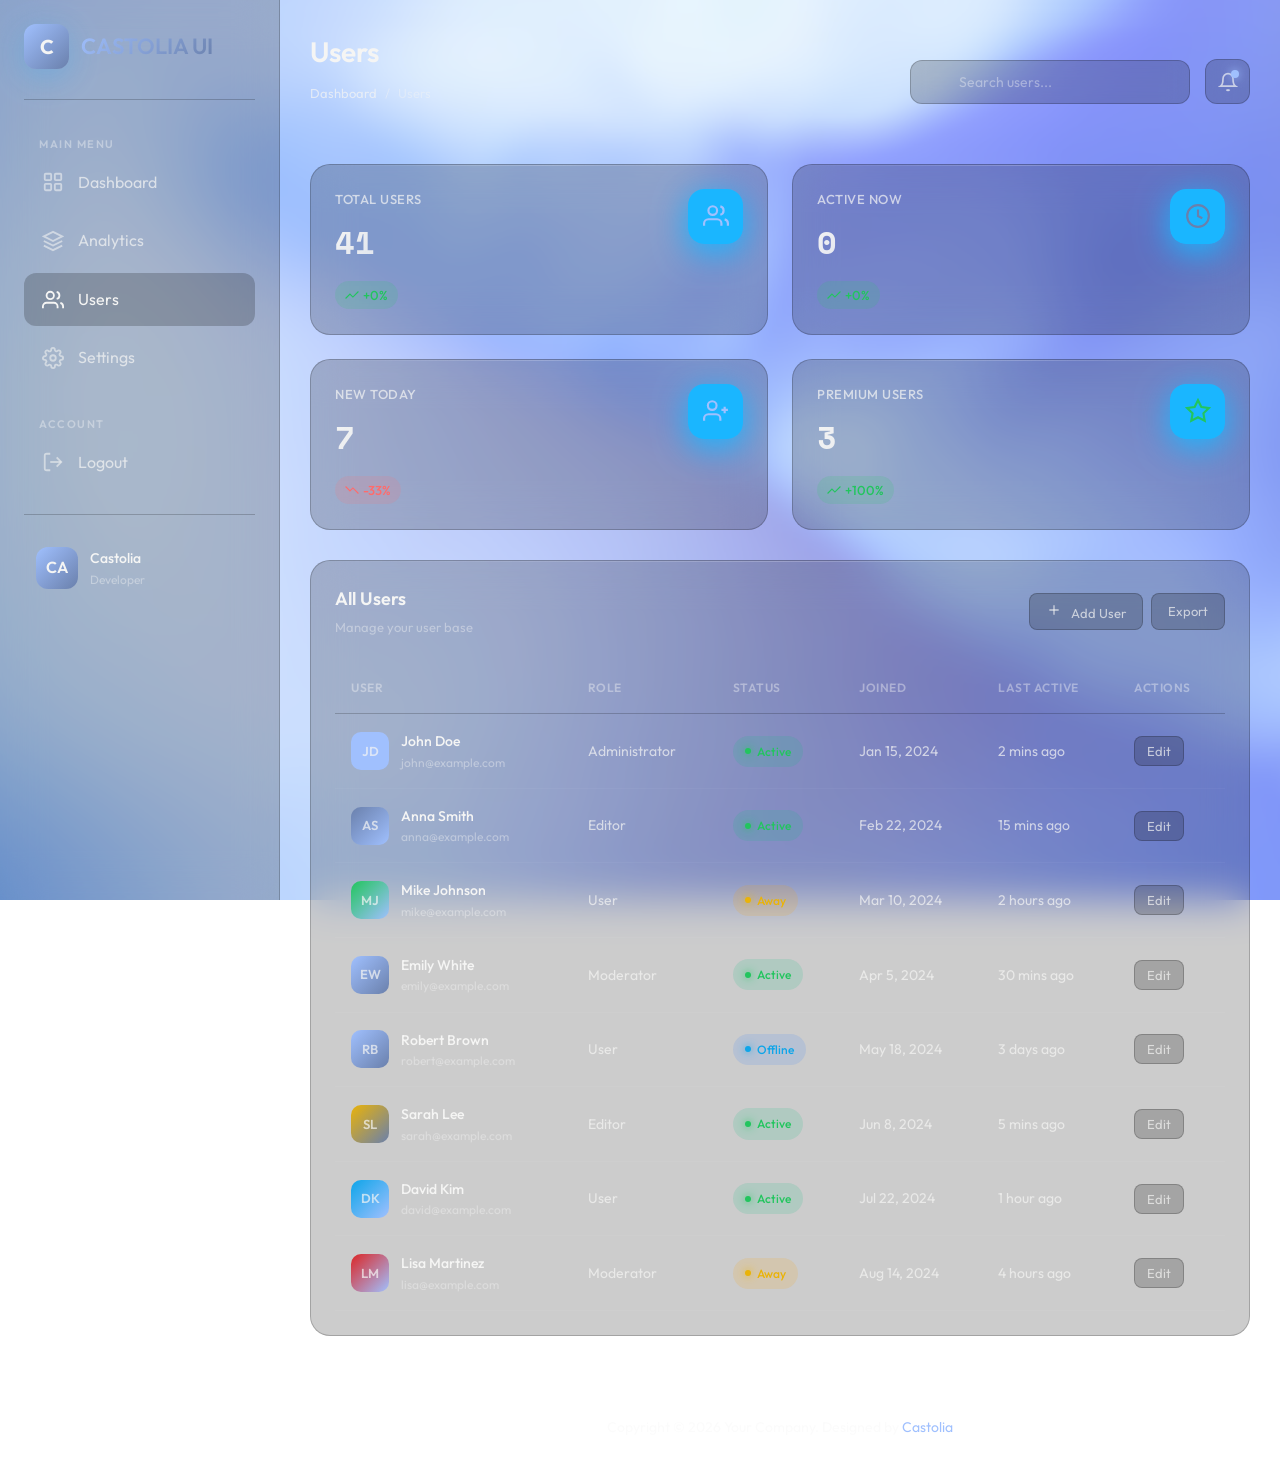
<file: users.html>
<!DOCTYPE html>
<html lang="en">
<head>
    <meta charset="UTF-8">
    <meta name="viewport" content="width=device-width, initial-scale=1.0">
    <title>Users</title>
    <meta name="description" content="3D Glassmorphism Dashboard Template by TemplateMo">
    <link rel="preconnect" href="https://fonts.googleapis.com">
    <link rel="preconnect" href="https://fonts.gstatic.com" crossorigin>
    <link href="https://fonts.googleapis.com/css2?family=Outfit:wght@300;400;500;600;700&family=Space+Mono:wght@400;700&display=swap" rel="stylesheet">
    <link rel="stylesheet" href="templatemo-glass-admin-style.css">
    <!--

TemplateMo 607 Glass Admin

https://templatemo.com/tm-607-glass-admin

-->
</head>
<body>
    <!-- Animated Background -->
    <div class="background"></div>
    <div class="orb orb-1"></div>
    <div class="orb orb-2"></div>
    <div class="orb orb-3"></div>

    <div class="dashboard">
        <!-- Sidebar -->
        <aside class="sidebar" id="sidebar">
            <div class="sidebar-header">
                <div class="logo">C</div>
                <span class="logo-text">CASTOLIA UI</span>
            </div>

            <ul class="nav-menu">
                <li class="nav-section">
                    <span class="nav-section-title">Main Menu</span>
                    <ul>
                        <li class="nav-item">
                            <a href="index.html" class="nav-link">
                                <svg class="nav-icon" viewBox="0 0 24 24" fill="none" stroke="currentColor" stroke-width="2">
                                    <rect x="3" y="3" width="7" height="7" rx="1"/><rect x="14" y="3" width="7" height="7" rx="1"/>
                                    <rect x="3" y="14" width="7" height="7" rx="1"/><rect x="14" y="14" width="7" height="7" rx="1"/>
                                </svg>
                                Dashboard
                            </a>
                        </li>
                        <li class="nav-item">
                            <a href="analytics.html" class="nav-link">
                                <svg class="nav-icon" viewBox="0 0 24 24" fill="none" stroke="currentColor" stroke-width="2">
                                    <path d="M12 2L2 7l10 5 10-5-10-5z"/><path d="M2 17l10 5 10-5"/><path d="M2 12l10 5 10-5"/>
                                </svg>
                                Analytics
                            </a>
                        </li>
                        <li class="nav-item">
                            <a href="users.html" class="nav-link active">
                                <svg class="nav-icon" viewBox="0 0 24 24" fill="none" stroke="currentColor" stroke-width="2">
                                    <path d="M17 21v-2a4 4 0 0 0-4-4H5a4 4 0 0 0-4 4v2"/><circle cx="9" cy="7" r="4"/>
                                    <path d="M23 21v-2a4 4 0 0 0-3-3.87"/><path d="M16 3.13a4 4 0 0 1 0 7.75"/>
                                </svg>
                                Users
                            </a>
                        </li>
                        <li class="nav-item">
                            <a href="settings.html" class="nav-link">
                                <svg class="nav-icon" viewBox="0 0 24 24" fill="none" stroke="currentColor" stroke-width="2">
                                    <circle cx="12" cy="12" r="3"/>
                                    <path d="M19.4 15a1.65 1.65 0 0 0 .33 1.82l.06.06a2 2 0 0 1 0 2.83 2 2 0 0 1-2.83 0l-.06-.06a1.65 1.65 0 0 0-1.82-.33 1.65 1.65 0 0 0-1 1.51V21a2 2 0 0 1-2 2 2 2 0 0 1-2-2v-.09A1.65 1.65 0 0 0 9 19.4a1.65 1.65 0 0 0-1.82.33l-.06.06a2 2 0 0 1-2.83 0 2 2 0 0 1 0-2.83l.06-.06a1.65 1.65 0 0 0 .33-1.82 1.65 1.65 0 0 0-1.51-1H3a2 2 0 0 1-2-2 2 2 0 0 1 2-2h.09A1.65 1.65 0 0 0 4.6 9a1.65 1.65 0 0 0-.33-1.82l-.06-.06a2 2 0 0 1 0-2.83 2 2 0 0 1 2.83 0l.06.06a1.65 1.65 0 0 0 1.82.33H9a1.65 1.65 0 0 0 1-1.51V3a2 2 0 0 1 2-2 2 2 0 0 1 2 2v.09a1.65 1.65 0 0 0 1 1.51 1.65 1.65 0 0 0 1.82-.33l.06-.06a2 2 0 0 1 2.83 0 2 2 0 0 1 0 2.83l-.06.06a1.65 1.65 0 0 0-.33 1.82V9a1.65 1.65 0 0 0 1.51 1H21a2 2 0 0 1 2 2 2 2 0 0 1-2 2h-.09a1.65 1.65 0 0 0-1.51 1z"/>
                                </svg>
                                Settings
                            </a>
                        </li>
                    </ul>
                </li>

                <li class="nav-section">
                    <span class="nav-section-title">Account</span>
                    <ul>
                        <li class="nav-item">
                            <a href="login.html" class="nav-link">
                                <svg class="nav-icon" viewBox="0 0 24 24" fill="none" stroke="currentColor" stroke-width="2">
                                    <path d="M9 21H5a2 2 0 0 1-2-2V5a2 2 0 0 1 2-2h4"/>
                                    <polyline points="16 17 21 12 16 7"/><line x1="21" y1="12" x2="9" y2="12"/>
                                </svg>
                                Logout
                            </a>
                        </li>
                    </ul>
                </li>
            </ul>

            <div class="sidebar-footer">
                <div class="user-profile">
                    <div class="user-avatar">CA</div>
                    <div class="user-info">
                        <div class="user-name">Castolia</div>
                        <div class="user-role">Developer</div>
                    </div>
                        <polyline points="6 9 12 15 18 9"/>
                    </svg>
                </div>
            </div>
        </aside>

        <!-- Main Content -->
        <main class="main-content">
            <!-- Top Navbar -->
            <nav class="navbar">
                <div class="page-header">
                    <h1 class="page-title">Users</h1>
                    <div class="page-breadcrumb">
                        <a href="index.html">Dashboard</a>
                        <span>/</span>
                        <span>Users</span>
                    </div>
                </div>
                <div class="navbar-right">
                    <div class="search-box">
                        <svg class="search-icon" viewBox="0 0 24 24" fill="none" stroke="currentColor" stroke-width="2">
                            <circle cx="11" cy="11" r="8"/><line x1="21" y1="21" x2="16.65" y2="16.65"/>
                        </svg>
                        <input type="text" class="search-input" placeholder="Search users...">
                    </div>
                    <button class="nav-btn">
                        <svg viewBox="0 0 24 24" fill="none" stroke="currentColor" stroke-width="2">
                            <path d="M18 8A6 6 0 0 0 6 8c0 7-3 9-3 9h18s-3-2-3-9"/><path d="M13.73 21a2 2 0 0 1-3.46 0"/>
                        </svg>
                        <span class="notification-dot"></span>
                    </button>
                </div>
            </nav>

            <!-- Stats Cards -->
            <section class="stats-grid">
                <div class="glass-card glass-card-3d stat-card">
                    <div class="stat-card-inner">
                        <div class="stat-info">
                            <h3>Total Users</h3>
                            <div class="stat-value">42</div>
                            <span class="stat-change positive">
                                <svg width="14" height="14" viewBox="0 0 24 24" fill="none" stroke="currentColor" stroke-width="2"><polyline points="23 6 13.5 15.5 8.5 10.5 1 18"/></svg>
                                +0%
                            </span>
                        </div>
                        <div class="stat-icon cyan">
                            <svg viewBox="0 0 24 24" fill="none" stroke="var(--emerald-light)" stroke-width="2">
                                <path d="M17 21v-2a4 4 0 0 0-4-4H5a4 4 0 0 0-4 4v2"/><circle cx="9" cy="7" r="4"/>
                                <path d="M23 21v-2a4 4 0 0 0-3-3.87"/><path d="M16 3.13a4 4 0 0 1 0 7.75"/>
                            </svg>
                        </div>
                    </div>
                </div>

                <div class="glass-card glass-card-3d stat-card">
                    <div class="stat-card-inner">
                        <div class="stat-info">
                            <h3>Active Now</h3>
                            <div class="stat-value">1</div>
                            <span class="stat-change positive">
                                <svg width="14" height="14" viewBox="0 0 24 24" fill="none" stroke="currentColor" stroke-width="2"><polyline points="23 6 13.5 15.5 8.5 10.5 1 18"/></svg>
                                +0%
                            </span>
                        </div>
                        <div class="stat-icon magenta">
                            <svg viewBox="0 0 24 24" fill="none" stroke="var(--gold)" stroke-width="2">
                                <circle cx="12" cy="12" r="10"/><path d="M12 6v6l4 2"/>
                            </svg>
                        </div>
                    </div>
                </div>

                <div class="glass-card glass-card-3d stat-card">
                    <div class="stat-card-inner">
                        <div class="stat-info">
                            <h3>New Today</h3>
                            <div class="stat-value">8</div>
                            <span class="stat-change negative">
                                <svg width="14" height="14" viewBox="0 0 24 24" fill="none" stroke="currentColor" stroke-width="2"><polyline points="23 18 13.5 8.5 8.5 13.5 1 6"/></svg>
                                -33%
                            </span>
                        </div>
                        <div class="stat-icon purple">
                            <svg viewBox="0 0 24 24" fill="none" stroke="var(--coral)" stroke-width="2">
                                <path d="M16 21v-2a4 4 0 0 0-4-4H5a4 4 0 0 0-4 4v2"/><circle cx="8.5" cy="7" r="4"/>
                                <line x1="20" y1="8" x2="20" y2="14"/><line x1="23" y1="11" x2="17" y2="11"/>
                            </svg>
                        </div>
                    </div>
                </div>

                <div class="glass-card glass-card-3d stat-card">
                    <div class="stat-card-inner">
                        <div class="stat-info">
                            <h3>Premium Users</h3>
                            <div class="stat-value">4</div>
                            <span class="stat-change positive">
                                <svg width="14" height="14" viewBox="0 0 24 24" fill="none" stroke="currentColor" stroke-width="2"><polyline points="23 6 13.5 15.5 8.5 10.5 1 18"/></svg>
                                +100%
                            </span>
                        </div>
                        <div class="stat-icon success">
                            <svg viewBox="0 0 24 24" fill="none" stroke="var(--success)" stroke-width="2">
                                <polygon points="12 2 15.09 8.26 22 9.27 17 14.14 18.18 21.02 12 17.77 5.82 21.02 7 14.14 2 9.27 8.91 8.26 12 2"/>
                            </svg>
                        </div>
                    </div>
                </div>
            </section>

            <!-- Users Table -->
            <section class="content-grid" style="grid-template-columns: 1fr;">
                <div class="glass-card table-card" style="grid-column: span 1;">
                    <div class="card-header">
                        <div>
                            <h2 class="card-title">All Users</h2>
                            <p class="card-subtitle">Manage your user base</p>
                        </div>
                        <div class="card-actions">
                            <button class="card-btn">
                                <svg width="16" height="16" viewBox="0 0 24 24" fill="none" stroke="currentColor" stroke-width="2" style="margin-right: 6px;">
                                    <line x1="12" y1="5" x2="12" y2="19"/><line x1="5" y1="12" x2="19" y2="12"/>
                                </svg>
                                Add User
                            </button>
                            <button class="card-btn">Export</button>
                        </div>
                    </div>
                    <div class="table-wrapper">
                        <table class="data-table">
                            <thead>
                                <tr>
                                    <th>User</th>
                                    <th>Role</th>
                                    <th>Status</th>
                                    <th>Joined</th>
                                    <th>Last Active</th>
                                    <th>Actions</th>
                                </tr>
                            </thead>
                            <tbody>
                                <tr>
                                    <td><div class="table-user"><div class="table-avatar" style="background: linear-gradient(135deg, var(--emerald-light), var(--emerald));">JD</div><div class="table-user-info"><span class="table-user-name">John Doe</span><span class="table-user-email">john@example.com</span></div></div></td>
                                    <td>Administrator</td>
                                    <td><span class="status-badge completed">Active</span></td>
                                    <td>Jan 15, 2024</td>
                                    <td>2 mins ago</td>
                                    <td>
                                        <button class="card-btn" style="padding: 6px 12px;">Edit</button>
                                    </td>
                                </tr>
                                <tr>
                                    <td><div class="table-user"><div class="table-avatar" style="background: linear-gradient(135deg, var(--gold), var(--amber));">AS</div><div class="table-user-info"><span class="table-user-name">Anna Smith</span><span class="table-user-email">anna@example.com</span></div></div></td>
                                    <td>Editor</td>
                                    <td><span class="status-badge completed">Active</span></td>
                                    <td>Feb 22, 2024</td>
                                    <td>15 mins ago</td>
                                    <td>
                                        <button class="card-btn" style="padding: 6px 12px;">Edit</button>
                                    </td>
                                </tr>
                                <tr>
                                    <td><div class="table-user"><div class="table-avatar" style="background: linear-gradient(135deg, var(--success), var(--emerald));">MJ</div><div class="table-user-info"><span class="table-user-name">Mike Johnson</span><span class="table-user-email">mike@example.com</span></div></div></td>
                                    <td>User</td>
                                    <td><span class="status-badge pending">Away</span></td>
                                    <td>Mar 10, 2024</td>
                                    <td>2 hours ago</td>
                                    <td>
                                        <button class="card-btn" style="padding: 6px 12px;">Edit</button>
                                    </td>
                                </tr>
                                <tr>
                                    <td><div class="table-user"><div class="table-avatar" style="background: linear-gradient(135deg, var(--coral), var(--gold));">EW</div><div class="table-user-info"><span class="table-user-name">Emily White</span><span class="table-user-email">emily@example.com</span></div></div></td>
                                    <td>Moderator</td>
                                    <td><span class="status-badge completed">Active</span></td>
                                    <td>Apr 5, 2024</td>
                                    <td>30 mins ago</td>
                                    <td>
                                        <button class="card-btn" style="padding: 6px 12px;">Edit</button>
                                    </td>
                                </tr>
                                <tr>
                                    <td><div class="table-user"><div class="table-avatar" style="background: linear-gradient(135deg, var(--emerald), var(--gold));">RB</div><div class="table-user-info"><span class="table-user-name">Robert Brown</span><span class="table-user-email">robert@example.com</span></div></div></td>
                                    <td>User</td>
                                    <td><span class="status-badge processing">Offline</span></td>
                                    <td>May 18, 2024</td>
                                    <td>3 days ago</td>
                                    <td>
                                        <button class="card-btn" style="padding: 6px 12px;">Edit</button>
                                    </td>
                                </tr>
                                <tr>
                                    <td><div class="table-user"><div class="table-avatar" style="background: linear-gradient(135deg, var(--warning), var(--gold));">SL</div><div class="table-user-info"><span class="table-user-name">Sarah Lee</span><span class="table-user-email">sarah@example.com</span></div></div></td>
                                    <td>Editor</td>
                                    <td><span class="status-badge completed">Active</span></td>
                                    <td>Jun 8, 2024</td>
                                    <td>5 mins ago</td>
                                    <td>
                                        <button class="card-btn" style="padding: 6px 12px;">Edit</button>
                                    </td>
                                </tr>
                                <tr>
                                    <td><div class="table-user"><div class="table-avatar" style="background: linear-gradient(135deg, var(--info), var(--emerald));">DK</div><div class="table-user-info"><span class="table-user-name">David Kim</span><span class="table-user-email">david@example.com</span></div></div></td>
                                    <td>User</td>
                                    <td><span class="status-badge completed">Active</span></td>
                                    <td>Jul 22, 2024</td>
                                    <td>1 hour ago</td>
                                    <td>
                                        <button class="card-btn" style="padding: 6px 12px;">Edit</button>
                                    </td>
                                </tr>
                                <tr>
                                    <td><div class="table-user"><div class="table-avatar" style="background: linear-gradient(135deg, var(--danger), var(--coral));">LM</div><div class="table-user-info"><span class="table-user-name">Lisa Martinez</span><span class="table-user-email">lisa@example.com</span></div></div></td>
                                    <td>Moderator</td>
                                    <td><span class="status-badge pending">Away</span></td>
                                    <td>Aug 14, 2024</td>
                                    <td>4 hours ago</td>
                                    <td>
                                        <button class="card-btn" style="padding: 6px 12px;">Edit</button>
                                    </td>
                                </tr>
                            </tbody>
                        </table>
                    </div>
                </div>
            </section>
        </main>
    </div>

    <!-- Mobile Menu Toggle -->
    <button class="mobile-menu-toggle">
        <svg viewBox="0 0 24 24" fill="none" stroke="currentColor" stroke-width="2">
            <line x1="3" y1="12" x2="21" y2="12"/><line x1="3" y1="6" x2="21" y2="6"/><line x1="3" y1="18" x2="21" y2="18"/>
        </svg>
    </button>

    <!-- Footer -->
    <footer class="site-footer">
        <p>Copyright © 2026 Your Company. Designed by <a href="https://t.me/castolia" target="_blank" rel="nofollow">Castolia</a></p>
    </footer>

    <script src="templatemo-glass-admin-script.js"></script>
    <!-- TemplateMo 607 Glass Admin -->
</body>
</html>
</file>
<file: templatemo-glass-admin-style.css>
/* ============================================
   TemplateMo 3D Glassmorphism Dashboard
   https://templatemo.com
   CSS Stylesheet
============================================ */

/* ============================================
   CSS CUSTOM PROPERTIES
============================================ */
:root {
    /* Primary Colors - Emerald & Gold Luxury */
    --emerald: #a0c0fe;
    --emerald-light: #a0c0fe;
    --gold: #6a80ac;
    --gold-light: #a0c0fe;
    --amber: #a0c0fe;
    --cream: #a0c0fe;
    
    /* Accent Colors */
    --coral: #a0c0fe;
    --slate: #a0c0fe;
    
    /* Glass Colors */
    --glass-bg: rgba(0, 0, 0, 0.2);
    --glass-border: rgba(0, 0, 0, 0.2);
    --glass-shadow: rgba(0, 0, 0, 0.2);
    --glass-hover: rgba(0, 0, 0, 0.2);
    
    /* Background - Deep Forest */
/* ============================================
   ANIMATED BACKGROUND (Заменяем на твою картинку)
============================================ */
.background {
    position: fixed;
    top: 0;
    left: 0;
    width: 100%;
    height: 100%;
    z-index: -2;
    
    /* Ставим картинку вместо градиента */
    background-image: url('wall.png') !important;
    background-size: cover;
    background-position: center;
    background-repeat: no-repeat;
}

/* Полностью очищаем внутренние блики шаблона */
.background::before {
    content: '';
    position: absolute;
    top: 0;
    left: 0;
    width: 100%;
    height: 100%;
    background: none !important; 
}
    
    /* Text */
    --text-primary: #f5f5f4;
    --text-secondary: rgba(245, 245, 244, 0.7);
    --text-muted: rgba(245, 245, 244, 0.4);
    
    /* Status Colors */
    --success: #22c55e;
    --warning: #eab308;
    --danger: #dc2626;
    --info: #0ea5e9;
    
    /* Spacing */
    --sidebar-width: 280px;
    --navbar-height: 70px;
    --border-radius: 20px;
    --card-padding: 24px;
    
    /* Transitions */
    --transition-fast: 0.2s ease;
    --transition-normal: 0.3s ease;
    --transition-slow: 0.5s ease;
}

/* Light Mode */
[data-theme="light"] {
    /* Glass Colors - Light */
    --glass-bg: rgba(255, 255, 255, 0.6);
    --glass-border: rgba(0, 0, 0, 0.1);
    --glass-shadow: rgba(0, 0, 0, 0.1);
    --glass-hover: rgba(255, 255, 255, 0.8);
    
    /* Background - Light */
    --bg-dark: #f5f5f0;
    --bg-gradient-1: #e8f5e9;
    --bg-gradient-2: #f1f8e9;
    --bg-gradient-3: #fefefe;
    
    /* Text - Light */
    --text-primary: #1a1a1a;
    --text-secondary: rgba(26, 26, 26, 0.7);
    --text-muted: rgba(26, 26, 26, 0.5);
}

[data-theme="light"] .orb {
    opacity: 0.15;
}

[data-theme="light"] .glass-card::before {
    background: linear-gradient(90deg, transparent, rgba(0,0,0,0.05), transparent);
}

[data-theme="light"] .stat-value {
    background: linear-gradient(135deg, var(--text-primary), var(--text-secondary));
    -webkit-background-clip: text;
    background-clip: text;
}

[data-theme="light"] .table-wrapper::-webkit-scrollbar-track {
    background: rgba(0, 0, 0, 0.05);
}

[data-theme="light"] .chart-wrapper::-webkit-scrollbar-track {
    background: rgba(0, 0, 0, 0.05);
}

[data-theme="light"] .activity-list::-webkit-scrollbar-thumb {
    background: var(--glass-border);
}

/* ============================================
   RESET & BASE STYLES
============================================ */
*, *::before, *::after {
    margin: 0;
    padding: 0;
    box-sizing: border-box;
}

html {
    scroll-behavior: smooth;
}

body {
    font-family: 'Outfit', sans-serif;
    background: var(--bg-dark);
    color: var(--text-primary);
    min-height: 100vh;
    overflow-x: hidden;
    line-height: 1.6;
}

a {
    text-decoration: none;
    color: inherit;
}

/* ============================================
   ANIMATED BACKGROUND
============================================ */
.background {
    position: fixed;
    top: 0;
    left: 0;
    width: 100%;
    height: 100%;
    z-index: -2;
    background: linear-gradient(135deg, var(--bg-gradient-1) 0%, var(--bg-gradient-2) 50%, var(--bg-gradient-3) 100%);
}

.background::before {
    content: '';
    position: absolute;
    top: 0;
    left: 0;
    width: 100%;
    height: 100%;
    background: 
        radial-gradient(ellipse 80% 50% at 20% 40%, rgba(120, 0, 255, 0.15) 0%, transparent 50%),
        radial-gradient(ellipse 60% 40% at 80% 60%, rgba(0, 200, 255, 0.12) 0%, transparent 50%),
        radial-gradient(ellipse 50% 30% at 50% 80%, rgba(255, 0, 200, 0.1) 0%, transparent 50%);
}

/* Floating Orbs */
/* Floating Orbs */
.orb {
    position: fixed;
    border-radius: 50%;
    filter: blur(80px);
    opacity: 0.4;
    z-index: -1;
    animation: float 20s ease-in-out infinite;
    
    /* ДОБАВЬ ЭТУ СТРОКУ, ЧТОБЫ УКРАТЬ БЛИКИ */
    display: none !important; 
}

.orb-1 {
    width: 400px;
    height: 400px;
    background: var(--emerald);
    top: 10%;
    left: 10%;
    animation-delay: 0s;
}

.orb-2 {
    width: 350px;
    height: 350px;
    background: var(--gold);
    top: 60%;
    right: 10%;
    animation-delay: -5s;
}

.orb-3 {
    width: 300px;
    height: 300px;
    background: var(--coral);
    bottom: 10%;
    left: 30%;
    animation-delay: -10s;
}

@keyframes float {
    0%, 100% { transform: translate(0, 0) scale(1); }
    25% { transform: translate(30px, -30px) scale(1.05); }
    50% { transform: translate(-20px, 20px) scale(0.95); }
    75% { transform: translate(20px, 10px) scale(1.02); }
}

/* ============================================
   LAYOUT STRUCTURE
============================================ */
.dashboard {
    display: flex;
    min-height: 100vh;
}

/* ============================================
   SIDEBAR
============================================ */
.sidebar {
    position: fixed;
    left: 0;
    top: 0;
    width: var(--sidebar-width);
    height: 100vh;
    background: var(--glass-bg);
    backdrop-filter: blur(20px);
    -webkit-backdrop-filter: blur(20px);
    border-right: 1px solid var(--glass-border);
    padding: 24px;
    z-index: 100;
    transition: all var(--transition-normal);
    overflow-y: auto;
}

/* Custom Scrollbar for Sidebar */
.sidebar::-webkit-scrollbar {
    width: 6px;
}

.sidebar::-webkit-scrollbar-track {
    background: transparent;
}

.sidebar::-webkit-scrollbar-thumb {
    background: var(--glass-border);
    border-radius: 3px;
}

.sidebar::-webkit-scrollbar-thumb:hover {
    background: var(--emerald-light);
}

.sidebar-header {
    display: flex;
    align-items: center;
    gap: 12px;
    padding-bottom: 30px;
    border-bottom: 1px solid var(--glass-border);
    margin-bottom: 30px;
}

.logo {
    width: 45px;
    height: 45px;
    background: linear-gradient(135deg, var(--emerald), var(--gold));
    border-radius: 12px;
    display: flex;
    align-items: center;
    justify-content: center;
    font-weight: 700;
    font-size: 20px;
    box-shadow: 0 8px 32px rgba(41, 171, 247, 0.3);
}

.logo-text {
    font-size: 22px;
    font-weight: 600;
    background: linear-gradient(135deg, var(--emerald-light), var(--gold));
    -webkit-background-clip: text;
    -webkit-text-fill-color: transparent;
    background-clip: text;
}

.nav-menu {
    list-style: none;
    flex: 1;
}

.nav-menu ul {
    list-style: none;
    padding: 0;
    margin: 0;
}

.nav-section {
    margin-bottom: 25px;
    list-style: none;
}

.nav-section-title {
    font-size: 11px;
    font-weight: 600;
    text-transform: uppercase;
    letter-spacing: 1.5px;
    color: var(--text-muted);
    margin-bottom: 12px;
    padding-left: 15px;
}

.nav-item {
    margin-bottom: 5px;
    list-style: none;
}

.nav-link {
    display: flex;
    align-items: center;
    gap: 14px;
    padding: 14px 18px;
    color: var(--text-secondary);
    text-decoration: none;
    border-radius: 12px;
    transition: all var(--transition-fast);
    position: relative;
    overflow: hidden;
}

.nav-link:hover {
    background: var(--glass-hover);
    color: var(--text-primary);
}

.nav-link.active {
    background: var(--glass-hover);
    color: var(--text-primary);
}

.nav-icon {
    width: 22px;
    height: 22px;
    opacity: 0.8;
}

.nav-link.active .nav-icon,
.nav-link:hover .nav-icon {
    opacity: 1;
}

.nav-badge {
    margin-left: auto;
    background: linear-gradient(135deg, var(--gold), var(--amber));
    color: white;
    font-size: 11px;
    font-weight: 600;
    padding: 3px 8px;
    border-radius: 20px;
}

/* Sidebar User Profile */
.sidebar-footer {
    padding-top: 20px;
    border-top: 1px solid var(--glass-border);
}

.user-profile {
    display: flex;
    align-items: center;
    gap: 12px;
    padding: 12px;
    border-radius: 12px;
    cursor: pointer;
    transition: background var(--transition-fast);
}

.user-profile:hover {
    background: var(--glass-hover);
}

.user-avatar {
    width: 42px;
    height: 42px;
    border-radius: 12px;
    background: linear-gradient(135deg, var(--emerald), var(--gold));
    display: flex;
    align-items: center;
    justify-content: center;
    font-weight: 600;
    font-size: 16px;
}

.user-info {
    flex: 1;
}

.user-name {
    font-weight: 500;
    font-size: 14px;
}

.user-role {
    font-size: 12px;
    color: var(--text-muted);
}

/* ============================================
   MAIN CONTENT
============================================ */
.main-content {
    flex: 1;
    margin-left: var(--sidebar-width);
    padding: 30px;
    min-height: 100vh;
}

/* ============================================
   TOP NAVBAR
============================================ */
.navbar {
    display: flex;
    align-items: center;
    justify-content: space-between;
    margin-bottom: 30px;
    gap: 20px;
}

.page-title {
    font-size: 28px;
    font-weight: 600;
}

.navbar-right {
    display: flex;
    align-items: center;
    gap: 15px;
}

.search-box {
    position: relative;
}

.search-input {
    width: 280px;
    padding: 12px 20px 12px 48px;
    background: var(--glass-bg);
    backdrop-filter: blur(10px);
    border: 1px solid var(--glass-border);
    border-radius: 12px;
    color: var(--text-primary);
    font-family: inherit;
    font-size: 14px;
    transition: all var(--transition-fast);
}

.search-input::placeholder {
    color: var(--text-muted);
}

.search-input:focus {
    outline: none;
    border-color: var(--emerald-light);
    box-shadow: 0 0 20px rgba(52, 211, 153, 0.2);
}

.search-icon {
    position: absolute;
    left: 16px;
    top: 50%;
    transform: translateY(-50%);
    width: 20px;
    height: 20px;
    color: var(--text-muted);
}

.nav-btn {
    width: 45px;
    height: 45px;
    background: var(--glass-bg);
    backdrop-filter: blur(10px);
    border: 1px solid var(--glass-border);
    border-radius: 12px;
    display: flex;
    align-items: center;
    justify-content: center;
    cursor: pointer;
    position: relative;
    transition: all var(--transition-fast);
}

.nav-btn:hover {
    background: var(--glass-hover);
    border-color: var(--emerald-light);
}

.nav-btn svg {
    width: 20px;
    height: 20px;
    color: var(--text-secondary);
}

.notification-dot {
    position: absolute;
    top: 10px;
    right: 10px;
    width: 8px;
    height: 8px;
    background: var(--coral);
    border-radius: 50%;
    box-shadow: 0 0 10px var(--coral);
}

/* ============================================
   GLASS CARD BASE
============================================ */
.glass-card {
    background: var(--glass-bg);
    backdrop-filter: blur(20px);
    -webkit-backdrop-filter: blur(20px);
    border: 1px solid var(--glass-border);
    border-radius: var(--border-radius);
    padding: var(--card-padding);
    position: relative;
    overflow: hidden;
    transition: all var(--transition-normal);
    transform-style: preserve-3d;
    perspective: 1000px;
}

.glass-card::before {
    content: '';
    position: absolute;
    top: 0;
    left: 0;
    right: 0;
    height: 1px;
    background: linear-gradient(90deg, transparent, rgba(255,255,255,0.2), transparent);
}

.glass-card:hover {
    background: var(--glass-hover);
    border-color: rgba(255, 255, 255, 0.15);
    box-shadow: 
        0 25px 50px -12px var(--glass-shadow),
        0 0 40px rgba(52, 211, 153, 0.1);
}

/* 3D Tilt Effect */
.glass-card-3d {
    transition: transform 0.4s cubic-bezier(0.03, 0.98, 0.52, 0.99);
}

.glass-card-3d:hover {
    transform: rotateX(5deg) rotateY(-5deg) translateZ(10px);
}

/* ============================================
   STATS CARDS
============================================ */
.stats-grid {
    display: grid;
    grid-template-columns: repeat(4, 1fr);
    gap: 24px;
    margin-bottom: 30px;
}

.stat-card {
    position: relative;
}

.stat-card-inner {
    display: flex;
    align-items: flex-start;
    justify-content: space-between;
}

.stat-info h3 {
    font-size: 13px;
    font-weight: 500;
    color: var(--text-secondary);
    margin-bottom: 8px;
    text-transform: uppercase;
    letter-spacing: 0.5px;
}

.stat-value {
    font-family: 'Space Mono', monospace;
    font-size: 32px;
    font-weight: 700;
    margin-bottom: 12px;
    background: linear-gradient(135deg, var(--text-primary), var(--text-secondary));
    -webkit-background-clip: text;
    -webkit-text-fill-color: transparent;
    background-clip: text;
}

.stat-change {
    display: inline-flex;
    align-items: center;
    gap: 4px;
    font-size: 13px;
    font-weight: 500;
    padding: 4px 10px;
    border-radius: 20px;
}

.stat-change.positive {
    color: var(--success);
    background: rgba(34, 197, 94, 0.15);
}

.stat-change.negative {
    color: #ff6b6b;
    background: rgba(255, 107, 107, 0.15);
}

.stat-icon {
    width: 55px;
    height: 55px;
    border-radius: 16px;
    display: flex;
    align-items: center;
    justify-content: center;
}

.stat-icon.cyan {
    background: linear-gradient(135deg, rgb(26, 182, 255), rgba(26, 182, 255));
    box-shadow: 0 8px 32px rgba(26, 182, 255);
}

.stat-icon.magenta {
    background: linear-gradient(135deg, rgba(26, 182, 255), rgba(26, 182, 255));
    box-shadow: 0 8px 32px rgba(26, 182, 255);
}

.stat-icon.purple {
    background: linear-gradient(135deg, rgba(26, 182, 255), rgba(26, 182, 255));
    box-shadow: 0 8px 32px rgba(26, 182, 255);
}

.stat-icon.success {
    background: linear-gradient(135deg, rgba(26, 182, 255), rgba(26, 182, 255));
    box-shadow: 0 8px 32px rgba(26, 182, 255);
}

.stat-icon svg {
    width: 26px;
    height: 26px;
}

/* Sparkline in stat card */
.stat-sparkline {
    position: absolute;
    bottom: 0;
    left: 0;
    right: 0;
    height: 50px;
    opacity: 0.3;
}

/* ============================================
   CONTENT GRID
============================================ */
.content-grid {
    display: grid;
    grid-template-columns: 2fr 1fr;
    gap: 24px;
    margin-bottom: 30px;
}

/* ============================================
   CHART CARD
============================================ */
.chart-card {
    min-height: 380px;
}

.card-header {
    display: flex;
    align-items: center;
    justify-content: space-between;
    margin-bottom: 24px;
}

.card-title {
    font-size: 18px;
    font-weight: 600;
}

.card-subtitle {
    font-size: 13px;
    color: var(--text-muted);
    margin-top: 4px;
}

.card-actions {
    display: flex;
    gap: 8px;
}

.card-btn {
    padding: 8px 16px;
    background: var(--glass-bg);
    border: 1px solid var(--glass-border);
    border-radius: 8px;
    color: var(--text-secondary);
    font-family: inherit;
    font-size: 13px;
    cursor: pointer;
    transition: all var(--transition-fast);
}

.card-btn:hover,
.card-btn.active {
    background: var(--glass-hover);
    border-color: var(--emerald-light);
    color: var(--text-primary);
}

/* Chart Container */
.chart-wrapper {
    overflow-x: auto;
    margin: 0 -10px;
    padding: 0 10px;
}

.chart-wrapper::-webkit-scrollbar {
    height: 8px;
}

.chart-wrapper::-webkit-scrollbar-track {
    background: rgba(255, 255, 255, 0.05);
    border-radius: 4px;
}

.chart-wrapper::-webkit-scrollbar-thumb {
    background: linear-gradient(90deg, var(--emerald), var(--gold));
    border-radius: 4px;
}

.chart-wrapper::-webkit-scrollbar-thumb:hover {
    background: linear-gradient(90deg, var(--emerald-light), var(--gold-light));
}

.chart-container {
    height: 250px;
    position: relative;
    display: flex;
    min-width: 500px;
}

.chart-y-axis {
    display: flex;
    flex-direction: column;
    justify-content: space-between;
    padding: 20px 0;
    padding-right: 12px;
    text-align: right;
}

.y-value {
    font-family: 'Space Mono', monospace;
    font-size: 11px;
    color: var(--text-muted);
}

.chart-placeholder {
    flex: 1;
    height: 100%;
    display: flex;
    align-items: flex-end;
    justify-content: space-between;
    gap: 8px;
    padding: 20px 0;
    border-left: 1px solid var(--glass-border);
    padding-left: 12px;
}

.chart-bar-group {
    flex: 1;
    height: 100%;
    display: flex;
    flex-direction: column;
    align-items: center;
    justify-content: flex-end;
    gap: 8px;
}

.chart-bar {
    width: 100%;
    max-width: 40px;
    border-radius: 8px 8px 0 0;
    background: linear-gradient(180deg, var(--emerald-light), var(--emerald));
    transition: all var(--transition-normal);
    position: relative;
    min-height: 10px;
}

.chart-bar.bar-emerald {
    background: linear-gradient(180deg, #ffffff, #a0c0fe);
}

.chart-bar.bar-gold {
    background: linear-gradient(180deg, #ffffff, #a0c0fe);
}

.chart-bar.bar-coral {
    background: linear-gradient(180deg, #ffffff, #a0c0fe);
}

.chart-bar.bar-teal {
    background: linear-gradient(180deg, #ffffff, #a0c0fe);
}

.chart-bar.bar-amber {
    background: linear-gradient(180deg, #ffffff, #a0c0fe);
}

.chart-bar::before {
    content: '';
    position: absolute;
    top: 0;
    left: 0;
    right: 0;
    height: 50%;
    background: linear-gradient(180deg, rgba(255,255,255,0.2), transparent);
    border-radius: 8px 8px 0 0;
}

.chart-bar:hover {
    filter: brightness(1.15);
    transform: scaleY(1.02);
    transform-origin: bottom;
}

.chart-bar.bar-emerald:hover {
    box-shadow: 0 0 16px rgba(61, 139, 110, 0.4);
}

.chart-bar.bar-gold:hover {
    box-shadow: 0 0 16px rgba(168, 144, 104, 0.4);
}

.chart-bar.bar-coral:hover {
    box-shadow: 0 0 16px rgba(184, 122, 104, 0.4);
}

.chart-bar.bar-teal:hover {
    box-shadow: 0 0 16px rgba(74, 158, 146, 0.4);
}

.chart-bar.bar-amber:hover {
    box-shadow: 0 0 16px rgba(168, 133, 66, 0.4);
}

.chart-label {
    font-size: 11px;
    color: var(--text-muted);
    font-weight: 500;
}

/* ============================================
   ACTIVITY FEED
============================================ */
.activity-card {
    max-height: 380px;
    display: flex;
    flex-direction: column;
}

.activity-list {
    flex: 1;
    overflow-y: auto;
    margin: 0 -10px;
    padding: 0 10px;
}

.activity-list::-webkit-scrollbar {
    width: 4px;
}

.activity-list::-webkit-scrollbar-track {
    background: transparent;
}

.activity-list::-webkit-scrollbar-thumb {
    background: var(--glass-border);
    border-radius: 2px;
}

.activity-item {
    display: flex;
    align-items: flex-start;
    gap: 14px;
    padding: 14px 0;
    border-bottom: 1px solid var(--glass-border);
}

.activity-item:last-child {
    border-bottom: none;
}

.activity-avatar {
    width: 40px;
    height: 40px;
    border-radius: 10px;
    display: flex;
    align-items: center;
    justify-content: center;
    font-weight: 600;
    font-size: 14px;
    flex-shrink: 0;
}

.activity-content {
    flex: 1;
    min-width: 0;
}

.activity-text {
    font-size: 14px;
    color: var(--text-secondary);
    margin-bottom: 4px;
}

.activity-text strong {
    color: var(--text-primary);
    font-weight: 500;
}

.activity-time {
    font-size: 12px;
    color: var(--text-muted);
}

/* ============================================
   DATA TABLE
============================================ */
.table-card {
    grid-column: span 2;
}

.table-wrapper {
    overflow-x: auto;
    margin: 0 -10px;
    padding: 0 10px;
}

.table-wrapper::-webkit-scrollbar {
    height: 8px;
}

.table-wrapper::-webkit-scrollbar-track {
    background: rgba(255, 255, 255, 0.05);
    border-radius: 4px;
}

.table-wrapper::-webkit-scrollbar-thumb {
    background: linear-gradient(90deg, var(--emerald), var(--gold));
    border-radius: 4px;
}

.table-wrapper::-webkit-scrollbar-thumb:hover {
    background: linear-gradient(90deg, var(--emerald-light), var(--gold-light));
}

.data-table {
    width: 100%;
    min-width: 700px;
    border-collapse: collapse;
}

.data-table th,
.data-table td {
    padding: 16px;
    text-align: left;
}

.data-table th {
    font-size: 12px;
    font-weight: 600;
    text-transform: uppercase;
    letter-spacing: 0.5px;
    color: var(--text-muted);
    border-bottom: 1px solid var(--glass-border);
}

.data-table tr {
    transition: background var(--transition-fast);
}

.data-table tbody tr:hover {
    background: var(--glass-hover);
}

.data-table td {
    font-size: 14px;
    color: var(--text-secondary);
    border-bottom: 1px solid rgba(255, 255, 255, 0.03);
}

.table-user {
    display: flex;
    align-items: center;
    gap: 12px;
}

.table-avatar {
    width: 38px;
    height: 38px;
    border-radius: 10px;
    display: flex;
    align-items: center;
    justify-content: center;
    font-weight: 600;
    font-size: 13px;
}

.table-user-info {
    display: flex;
    flex-direction: column;
}

.table-user-name {
    color: var(--text-primary);
    font-weight: 500;
}

.table-user-email {
    font-size: 12px;
    color: var(--text-muted);
}

.status-badge {
    display: inline-flex;
    align-items: center;
    gap: 6px;
    padding: 6px 12px;
    border-radius: 20px;
    font-size: 12px;
    font-weight: 500;
}

.status-badge::before {
    content: '';
    width: 6px;
    height: 6px;
    border-radius: 50%;
}

.status-badge.completed {
    background: rgba(16, 185, 129, 0.15);
    color: var(--success);
}

.status-badge.completed::before {
    background: var(--success);
    box-shadow: 0 0 8px var(--success);
}

.status-badge.pending {
    background: rgba(245, 158, 11, 0.15);
    color: var(--warning);
}

.status-badge.pending::before {
    background: var(--warning);
    box-shadow: 0 0 8px var(--warning);
}

.status-badge.processing {
    background: rgba(59, 130, 246, 0.15);
    color: var(--info);
}

.status-badge.processing::before {
    background: var(--info);
    box-shadow: 0 0 8px var(--info);
}

.table-amount {
    font-family: 'Space Mono', monospace;
    font-weight: 600;
    color: var(--text-primary);
}

/* ============================================
   PROGRESS BARS
============================================ */
.progress-card {
    padding: var(--card-padding);
}

.progress-item {
    margin-bottom: 24px;
}

.progress-item:last-child {
    margin-bottom: 0;
}

.progress-header {
    display: flex;
    justify-content: space-between;
    margin-bottom: 10px;
}

.progress-label {
    font-size: 14px;
    font-weight: 500;
}

.progress-value {
    font-family: 'Space Mono', monospace;
    font-size: 14px;
    color: var(--text-secondary);
}

.progress-bar {
    height: 8px;
    background: rgba(255, 255, 255, 0.1);
    border-radius: 10px;
    overflow: hidden;
}

.progress-fill {
    height: 100%;
    border-radius: 10px;
    transition: width 1s ease-out;
    position: relative;
}

.progress-fill::after {
    content: '';
    position: absolute;
    top: 0;
    left: 0;
    right: 0;
    height: 50%;
    background: linear-gradient(180deg, rgba(255,255,255,0.3), transparent);
}

.progress-fill.cyan {
    background: linear-gradient(90deg, var(--emerald-light), var(--emerald));
    box-shadow: 0 0 20px rgba(52, 211, 153, 0.4);
}

.progress-fill.magenta {
    background: linear-gradient(90deg, var(--gold-light), var(--gold));
    box-shadow: 0 0 20px rgba(212, 165, 116, 0.4);
}

.progress-fill.purple {
    background: linear-gradient(90deg, var(--coral), var(--amber));
    box-shadow: 0 0 20px rgba(224, 122, 95, 0.4);
}

/* ============================================
   BOTTOM GRID
============================================ */
.bottom-grid {
    display: grid;
    grid-template-columns: repeat(3, 1fr);
    gap: 24px;
}

/* ============================================
   CALENDAR WIDGET
============================================ */
.calendar-header {
    display: flex;
    align-items: center;
    justify-content: space-between;
    margin-bottom: 20px;
}

.calendar-nav {
    display: flex;
    gap: 8px;
}

.calendar-nav-btn {
    width: 32px;
    height: 32px;
    background: var(--glass-bg);
    border: 1px solid var(--glass-border);
    border-radius: 8px;
    display: flex;
    align-items: center;
    justify-content: center;
    cursor: pointer;
    transition: all var(--transition-fast);
}

.calendar-nav-btn:hover {
    background: var(--glass-hover);
    border-color: var(--emerald-light);
}

.calendar-nav-btn svg {
    width: 16px;
    height: 16px;
    color: var(--text-secondary);
}

.calendar-grid {
    display: grid;
    grid-template-columns: repeat(7, 1fr);
    gap: 4px;
    text-align: center;
}

.calendar-day-name {
    font-size: 11px;
    font-weight: 600;
    color: var(--text-muted);
    padding: 8px 0;
    text-transform: uppercase;
}

.calendar-day {
    aspect-ratio: 1;
    display: flex;
    align-items: center;
    justify-content: center;
    font-size: 13px;
    border-radius: 8px;
    cursor: pointer;
    transition: all var(--transition-fast);
}

.calendar-day:hover {
    background: var(--glass-hover);
}

.calendar-day.other-month {
    color: var(--text-muted);
}

.calendar-day.today {
    background: linear-gradient(135deg, var(--emerald), var(--emerald-light));
    color: white;
    font-weight: 600;
    box-shadow: 0 4px 15px rgba(27, 191, 241, 0.3);
}

.calendar-day.has-event::after {
    content: '';
    position: absolute;
    bottom: 4px;
    width: 4px;
    height: 4px;
    background: var(--gold);
    border-radius: 50%;
}

/* ============================================
   DONUT CHART
============================================ */
.donut-container {
    display: flex;
    align-items: center;
    gap: 30px;
    margin-top: 20px;
}

.donut-chart {
    width: 140px;
    height: 140px;
    position: relative;
}

.donut-chart svg {
    transform: rotate(-90deg);
}

.donut-chart circle {
    fill: none;
    stroke-width: 20;
}

.donut-bg {
    stroke: rgba(255, 255, 255, 0.1);
}

.donut-segment {
    stroke-linecap: round;
    transition: stroke-dashoffset 1s ease-out;
}

.donut-center {
    position: absolute;
    top: 50%;
    left: 50%;
    transform: translate(-50%, -50%);
    text-align: center;
}

.donut-value {
    font-family: 'Space Mono', monospace;
    font-size: 28px;
    font-weight: 700;
}

.donut-label {
    font-size: 12px;
    color: var(--text-muted);
}

.donut-legend {
    display: flex;
    flex-direction: column;
    gap: 12px;
}

.legend-item {
    display: flex;
    align-items: center;
    gap: 10px;
    font-size: 13px;
}

.legend-color {
    width: 12px;
    height: 12px;
    border-radius: 4px;
}

.legend-color.cyan { background: var(--emerald-light); }
.legend-color.magenta { background: var(--gold); }
.legend-color.purple { background: var(--coral); }

/* ============================================
   WEATHER WIDGET
============================================ */
.weather-main {
    display: flex;
    align-items: center;
    gap: 20px;
    margin-bottom: 24px;
}

.weather-icon {
    width: 80px;
    height: 80px;
    background: linear-gradient(135deg, rgba(52, 211, 153, 0.2), rgba(212, 165, 116, 0.2));
    border-radius: 20px;
    display: flex;
    align-items: center;
    justify-content: center;
}

.weather-icon svg {
    width: 45px;
    height: 45px;
    color: var(--emerald-light);
}

.weather-temp {
    font-family: 'Space Mono', monospace;
    font-size: 48px;
    font-weight: 700;
    line-height: 1;
}

.weather-desc {
    font-size: 14px;
    color: var(--text-secondary);
    margin-top: 4px;
}

.weather-details {
    display: grid;
    grid-template-columns: repeat(3, 1fr);
    gap: 16px;
}

.weather-detail {
    text-align: center;
    padding: 12px;
    background: var(--glass-bg);
    border-radius: 12px;
}

.weather-detail-value {
    font-family: 'Space Mono', monospace;
    font-size: 18px;
    font-weight: 600;
    margin-bottom: 4px;
}

.weather-detail-label {
    font-size: 11px;
    color: var(--text-muted);
    text-transform: uppercase;
}

/* ============================================
   MOBILE MENU TOGGLE
============================================ */
.mobile-menu-toggle {
    display: none;
    position: fixed;
    bottom: 24px;
    right: 24px;
    width: 56px;
    height: 56px;
    background: linear-gradient(135deg, var(--emerald), var(--gold));
    border: none;
    border-radius: 16px;
    cursor: pointer;
    z-index: 200;
    box-shadow: 0 8px 32px rgba(25, 221, 255, 0.3);
}

.mobile-menu-toggle svg {
    width: 24px;
    height: 24px;
    color: white;
}

/* ============================================
   LOGIN PAGE STYLES
============================================ */
.login-page {
    min-height: 100vh;
    display: flex;
    flex-direction: column;
    align-items: center;
    justify-content: center;
    padding: 40px 20px;
}

.login-container {
    width: 100%;
    max-width: 440px;
}

.login-card {
    background: var(--glass-bg);
    backdrop-filter: blur(20px);
    -webkit-backdrop-filter: blur(20px);
    border: 1px solid var(--glass-border);
    border-radius: var(--border-radius);
    padding: 48px 40px;
    position: relative;
    overflow: hidden;
}

.login-card::before {
    content: '';
    position: absolute;
    top: 0;
    left: 0;
    right: 0;
    height: 1px;
    background: linear-gradient(90deg, transparent, rgba(255,255,255,0.2), transparent);
}

.login-header {
    text-align: center;
    margin-bottom: 40px;
}

.login-logo {
    width: 70px;
    height: 70px;
    background: linear-gradient(135deg, var(--emerald), var(--gold));
    border-radius: 18px;
    display: flex;
    align-items: center;
    justify-content: center;
    font-weight: 700;
    font-size: 28px;
    margin: 0 auto 20px;
    box-shadow: 0 12px 40px rgba(5, 150, 105, 0.3);
}

.login-title {
    font-size: 28px;
    font-weight: 600;
    margin-bottom: 8px;
}

.login-subtitle {
    font-size: 14px;
    color: var(--text-muted);
}

.form-group {
    margin-bottom: 24px;
}

.form-label {
    display: block;
    font-size: 13px;
    font-weight: 500;
    color: var(--text-secondary);
    margin-bottom: 8px;
}

.form-input {
    width: 100%;
    padding: 14px 18px;
    background: var(--glass-bg);
    border: 1px solid var(--glass-border);
    border-radius: 12px;
    color: var(--text-primary);
    font-family: inherit;
    font-size: 15px;
    transition: all var(--transition-fast);
}

.form-input::placeholder {
    color: var(--text-muted);
}

.form-input:focus {
    outline: none;
    border-color: var(--emerald-light);
    box-shadow: 0 0 20px rgba(52, 211, 153, 0.2);
}

.form-row {
    display: flex;
    align-items: center;
    justify-content: space-between;
    margin-bottom: 30px;
}

.checkbox-label {
    display: flex;
    align-items: center;
    gap: 10px;
    font-size: 14px;
    color: var(--text-secondary);
    cursor: pointer;
}

.checkbox-label input {
    width: 18px;
    height: 18px;
    accent-color: var(--emerald);
}

.forgot-link {
    font-size: 14px;
    color: var(--emerald-light);
    text-decoration: none;
    transition: color var(--transition-fast);
}

.forgot-link:hover {
    color: var(--gold);
}

.btn {
    display: inline-flex;
    align-items: center;
    justify-content: center;
    gap: 10px;
    padding: 14px 28px;
    border: none;
    border-radius: 12px;
    font-family: inherit;
    font-size: 15px;
    font-weight: 500;
    cursor: pointer;
    transition: all var(--transition-fast);
}

.btn-primary {
    width: 100%;
    background: linear-gradient(135deg, var(--emerald), var(--emerald-light));
    color: white;
    box-shadow: 0 8px 24px rgba(5, 150, 105, 0.3);
}

.btn-primary:hover {
    transform: translateY(-2px);
    box-shadow: 0 12px 32px rgba(5, 150, 105, 0.4);
}

.btn-secondary {
    width: 100%;
    background: var(--glass-bg);
    border: 1px solid var(--glass-border);
    color: var(--text-primary);
}

.btn-secondary:hover {
    background: var(--glass-hover);
    border-color: var(--emerald-light);
}

.divider {
    display: flex;
    align-items: center;
    gap: 16px;
    margin: 28px 0;
}

.divider::before,
.divider::after {
    content: '';
    flex: 1;
    height: 1px;
    background: var(--glass-border);
}

.divider span {
    font-size: 13px;
    color: var(--text-muted);
}

.social-login {
    display: flex;
    gap: 12px;
    margin-bottom: 28px;
}

.social-btn {
    flex: 1;
    padding: 12px;
    background: var(--glass-bg);
    border: 1px solid var(--glass-border);
    border-radius: 12px;
    display: flex;
    align-items: center;
    justify-content: center;
    cursor: pointer;
    transition: all var(--transition-fast);
}

.social-btn:hover {
    background: var(--glass-hover);
    border-color: var(--emerald-light);
}

.social-btn svg {
    width: 22px;
    height: 22px;
}

.login-footer {
    text-align: center;
    font-size: 14px;
    color: var(--text-muted);
}

.login-footer a {
    color: var(--emerald-light);
    text-decoration: none;
}

.login-footer a:hover {
    color: var(--gold);
}

/* ============================================
   PAGE HEADER (for inner pages)
============================================ */
.page-header {
    margin-bottom: 30px;
}

.page-header .page-title {
    margin-bottom: 8px;
}

.page-breadcrumb {
    display: flex;
    align-items: center;
    gap: 8px;
    font-size: 13px;
    color: var(--text-muted);
}

.page-breadcrumb a {
    color: var(--text-secondary);
    transition: color var(--transition-fast);
}

.page-breadcrumb a:hover {
    color: var(--emerald-light);
}

.page-breadcrumb span {
    color: var(--text-muted);
}

/* ============================================
   FOOTER
============================================ */
.site-footer {
    text-align: center;
    padding: 20px;
    margin-left: var(--sidebar-width);
    color: var(--text-muted);
    font-size: 14px;
}

.site-footer a {
    color: var(--emerald-light);
    transition: color var(--transition-fast);
}

.site-footer a:hover {
    color: var(--gold);
}

/* Login/Register page footer */
.login-page .site-footer {
    margin-left: 0;
    position: relative;
    padding: 30px 20px;
    text-align: center;
    margin-top: 30px;
}

/* Floating Theme Toggle for Login/Register */
.theme-toggle-float {
    position: fixed;
    top: 24px;
    right: 24px;
    width: 45px;
    height: 45px;
    background: var(--glass-bg);
    backdrop-filter: blur(10px);
    -webkit-backdrop-filter: blur(10px);
    border: 1px solid var(--glass-border);
    border-radius: 12px;
    display: flex;
    align-items: center;
    justify-content: center;
    cursor: pointer;
    z-index: 100;
    transition: all var(--transition-fast);
}

.theme-toggle-float:hover {
    background: var(--glass-hover);
    border-color: var(--emerald-light);
}

.theme-toggle-float svg {
    width: 20px;
    height: 20px;
    color: var(--text-secondary);
}

/* ============================================
   SETTINGS PAGE
============================================ */
.settings-grid {
    display: grid;
    grid-template-columns: 250px 1fr;
    gap: 24px;
}

.settings-nav {
    list-style: none;
}

.settings-nav-item {
    margin-bottom: 8px;
}

.settings-nav-link {
    display: flex;
    align-items: center;
    gap: 12px;
    padding: 14px 18px;
    color: var(--text-secondary);
    border-radius: 12px;
    transition: all var(--transition-fast);
}

.settings-nav-link:hover {
    background: var(--glass-hover);
    color: var(--text-primary);
}

.settings-nav-link.active {
    background: var(--glass-hover);
    color: var(--text-primary);
}

.settings-nav-link svg {
    width: 20px;
    height: 20px;
    opacity: 0.7;
}

.settings-nav-link.active svg,
.settings-nav-link:hover svg {
    opacity: 1;
}

.settings-section {
    margin-bottom: 32px;
}

.settings-section:last-child {
    margin-bottom: 0;
}

.settings-section-title {
    font-size: 18px;
    font-weight: 600;
    margin-bottom: 20px;
    padding-bottom: 12px;
    border-bottom: 1px solid var(--glass-border);
}

.settings-row {
    display: flex;
    align-items: center;
    justify-content: space-between;
    padding: 16px 0;
    border-bottom: 1px solid rgba(255, 255, 255, 0.05);
}

.settings-row:last-child {
    border-bottom: none;
}

.settings-label {
    display: flex;
    flex-direction: column;
    gap: 4px;
}

.settings-label-title {
    font-weight: 500;
    color: var(--text-primary);
}

.settings-label-desc {
    font-size: 13px;
    color: var(--text-muted);
}

/* Toggle Switch */
.toggle-switch {
    position: relative;
    width: 50px;
    height: 26px;
}

.toggle-switch input {
    opacity: 0;
    width: 0;
    height: 0;
}

.toggle-slider {
    position: absolute;
    cursor: pointer;
    top: 0;
    left: 0;
    right: 0;
    bottom: 0;
    background: var(--glass-bg);
    border: 1px solid var(--glass-border);
    border-radius: 26px;
    transition: all var(--transition-fast);
}

.toggle-slider::before {
    position: absolute;
    content: "";
    height: 18px;
    width: 18px;
    left: 3px;
    bottom: 3px;
    background: var(--text-secondary);
    border-radius: 50%;
    transition: all var(--transition-fast);
}

.toggle-switch input:checked + .toggle-slider {
    background: linear-gradient(135deg, var(--emerald), var(--emerald-light));
    border-color: var(--emerald);
}

.toggle-switch input:checked + .toggle-slider::before {
    transform: translateX(24px);
    background: white;
}

/* Settings Select Dropdown */
.settings-select {
    padding: 10px 16px;
    background: rgba(19, 36, 25, 0.95);
    border: 1px solid var(--glass-border);
    border-radius: 8px;
    color: var(--text-primary);
    font-family: inherit;
    font-size: 14px;
    cursor: pointer;
    min-width: 150px;
    appearance: none;
    -webkit-appearance: none;
    -moz-appearance: none;
    background-image: url("data:image/svg+xml,%3Csvg xmlns='http://www.w3.org/2000/svg' width='12' height='12' viewBox='0 0 24 24' fill='none' stroke='%2334d399' stroke-width='2'%3E%3Cpolyline points='6 9 12 15 18 9'/%3E%3C/svg%3E");
    background-repeat: no-repeat;
    background-position: right 12px center;
    padding-right: 36px;
}

.settings-select:focus {
    outline: none;
    border-color: var(--emerald-light);
    box-shadow: 0 0 15px rgba(52, 211, 153, 0.15);
}

.settings-select option {
    background: rgba(19, 36, 25, 0.98);
    color: var(--text-primary);
    padding: 10px;
}

[data-theme="light"] .settings-select {
    background-color: rgba(245, 245, 240, 0.95);
}

[data-theme="light"] .settings-select option {
    background: rgba(245, 245, 240, 0.98);
    color: #1a1a1a;
}

/* Profile Header */
.profile-header {
    display: flex;
    align-items: center;
    gap: 24px;
    margin-bottom: 32px;
}

.profile-avatar-large {
    width: 100px;
    height: 100px;
    border-radius: 20px;
    background: linear-gradient(135deg, var(--emerald), var(--gold));
    display: flex;
    align-items: center;
    justify-content: center;
    font-weight: 700;
    font-size: 36px;
    position: relative;
}

.profile-avatar-edit {
    position: absolute;
    bottom: -8px;
    right: -8px;
    width: 32px;
    height: 32px;
    background: var(--glass-bg);
    backdrop-filter: blur(10px);
    border: 1px solid var(--glass-border);
    border-radius: 10px;
    display: flex;
    align-items: center;
    justify-content: center;
    cursor: pointer;
    transition: all var(--transition-fast);
}

.profile-avatar-edit:hover {
    background: var(--glass-hover);
    border-color: var(--emerald-light);
}

.profile-avatar-edit svg {
    width: 16px;
    height: 16px;
    color: var(--text-secondary);
}

.profile-info h2 {
    font-size: 24px;
    font-weight: 600;
    margin-bottom: 4px;
}

.profile-info p {
    color: var(--text-muted);
    font-size: 14px;
}

/* Settings Form Grid */
.form-grid {
    display: grid;
    grid-template-columns: 1fr 1fr;
    gap: 20px;
}

.form-group-settings {
    display: flex;
    flex-direction: column;
    gap: 8px;
}

.form-group-settings.full-width {
    grid-column: span 2;
}

.form-group-settings label {
    font-size: 13px;
    font-weight: 500;
    color: var(--text-secondary);
}

.form-group-settings input,
.form-group-settings textarea {
    padding: 12px 16px;
    background: var(--glass-bg);
    border: 1px solid var(--glass-border);
    border-radius: 10px;
    color: var(--text-primary);
    font-family: inherit;
    font-size: 14px;
    transition: all var(--transition-fast);
}

.form-group-settings input:focus,
.form-group-settings textarea:focus {
    outline: none;
    border-color: var(--emerald-light);
    box-shadow: 0 0 20px rgba(52, 211, 153, 0.15);
}

.form-group-settings textarea {
    resize: vertical;
    min-height: 100px;
}

.btn-group {
    display: flex;
    gap: 12px;
    margin-top: 24px;
}

/* Settings Tab Content */
.settings-tab-content {
    display: none;
}

.settings-tab-content.active {
    display: block;
    animation: settingsFadeIn 0.3s ease;
}

@keyframes settingsFadeIn {
    from { opacity: 0; transform: translateY(10px); }
    to { opacity: 1; transform: translateY(0); }
}

/* ============================================
   RESPONSIVE DESIGN
============================================ */
@media (max-width: 1400px) {
    .stats-grid {
        grid-template-columns: repeat(2, 1fr);
    }
    
    .bottom-grid {
        grid-template-columns: repeat(2, 1fr);
    }
}

@media (max-width: 1200px) {
    .content-grid {
        grid-template-columns: 1fr;
    }
    
    .table-card {
        grid-column: span 1;
    }
}

@media (max-width: 992px) {
    :root {
        --sidebar-width: 0px;
    }
    
    .sidebar {
        transform: translateX(-100%);
        width: 280px;
    }
    
    .sidebar.open {
        transform: translateX(0);
    }
    
    .main-content {
        margin-left: 0;
    }
    
    .mobile-menu-toggle {
        display: flex;
        align-items: center;
        justify-content: center;
    }
    
    .bottom-grid {
        grid-template-columns: 1fr;
    }

    .site-footer {
        margin-left: 0;
    }

    .settings-grid {
        grid-template-columns: 1fr;
    }

    .settings-nav-card {
        display: none;
    }
}

@media (max-width: 768px) {
    .stats-grid {
        grid-template-columns: 1fr;
    }
    
    .navbar {
        flex-wrap: wrap;
    }
    
    .search-box {
        order: 3;
        width: 100%;
    }
    
    .search-input {
        width: 100%;
    }
    
    .page-title {
        font-size: 22px;
    }
    
    .donut-container {
        flex-direction: column;
    }

    .login-card {
        padding: 36px 24px;
    }

    .form-grid {
        grid-template-columns: 1fr;
    }

    .form-group-settings.full-width {
        grid-column: span 1;
    }

    .profile-header {
        flex-direction: column;
        text-align: center;
    }
}

@media (max-width: 480px) {
    .main-content {
        padding: 20px 15px;
    }
    
    .glass-card {
        padding: 18px;
    }
    
    .stat-value {
        font-size: 26px;
    }
    
    .data-table {
        font-size: 13px;
    }
    
    .data-table th,
    .data-table td {
        padding: 12px 8px;
    }

    .social-login {
        flex-direction: column;
    }
}

/* ============================================
   ANIMATIONS
============================================ */
@keyframes fadeInUp {
    from {
        opacity: 0;
        transform: translateY(30px);
    }
    to {
        opacity: 1;
        transform: translateY(0);
    }
}

.glass-card {
    animation: fadeInUp 0.6s ease-out backwards;
}

.stats-grid .glass-card:nth-child(1) { animation-delay: 0.1s; }
.stats-grid .glass-card:nth-child(2) { animation-delay: 0.2s; }
.stats-grid .glass-card:nth-child(3) { animation-delay: 0.3s; }
.stats-grid .glass-card:nth-child(4) { animation-delay: 0.4s; }

.content-grid .glass-card:nth-child(1) { animation-delay: 0.5s; }
.content-grid .glass-card:nth-child(2) { animation-delay: 0.6s; }
.content-grid .glass-card:nth-child(3) { animation-delay: 0.7s; }

.bottom-grid .glass-card:nth-child(1) { animation-delay: 0.8s; }
.bottom-grid .glass-card:nth-child(2) { animation-delay: 0.9s; }
.bottom-grid .glass-card:nth-child(3) { animation-delay: 1s; }

.login-card {
    animation: fadeInUp 0.6s ease-out;
}
</file>
